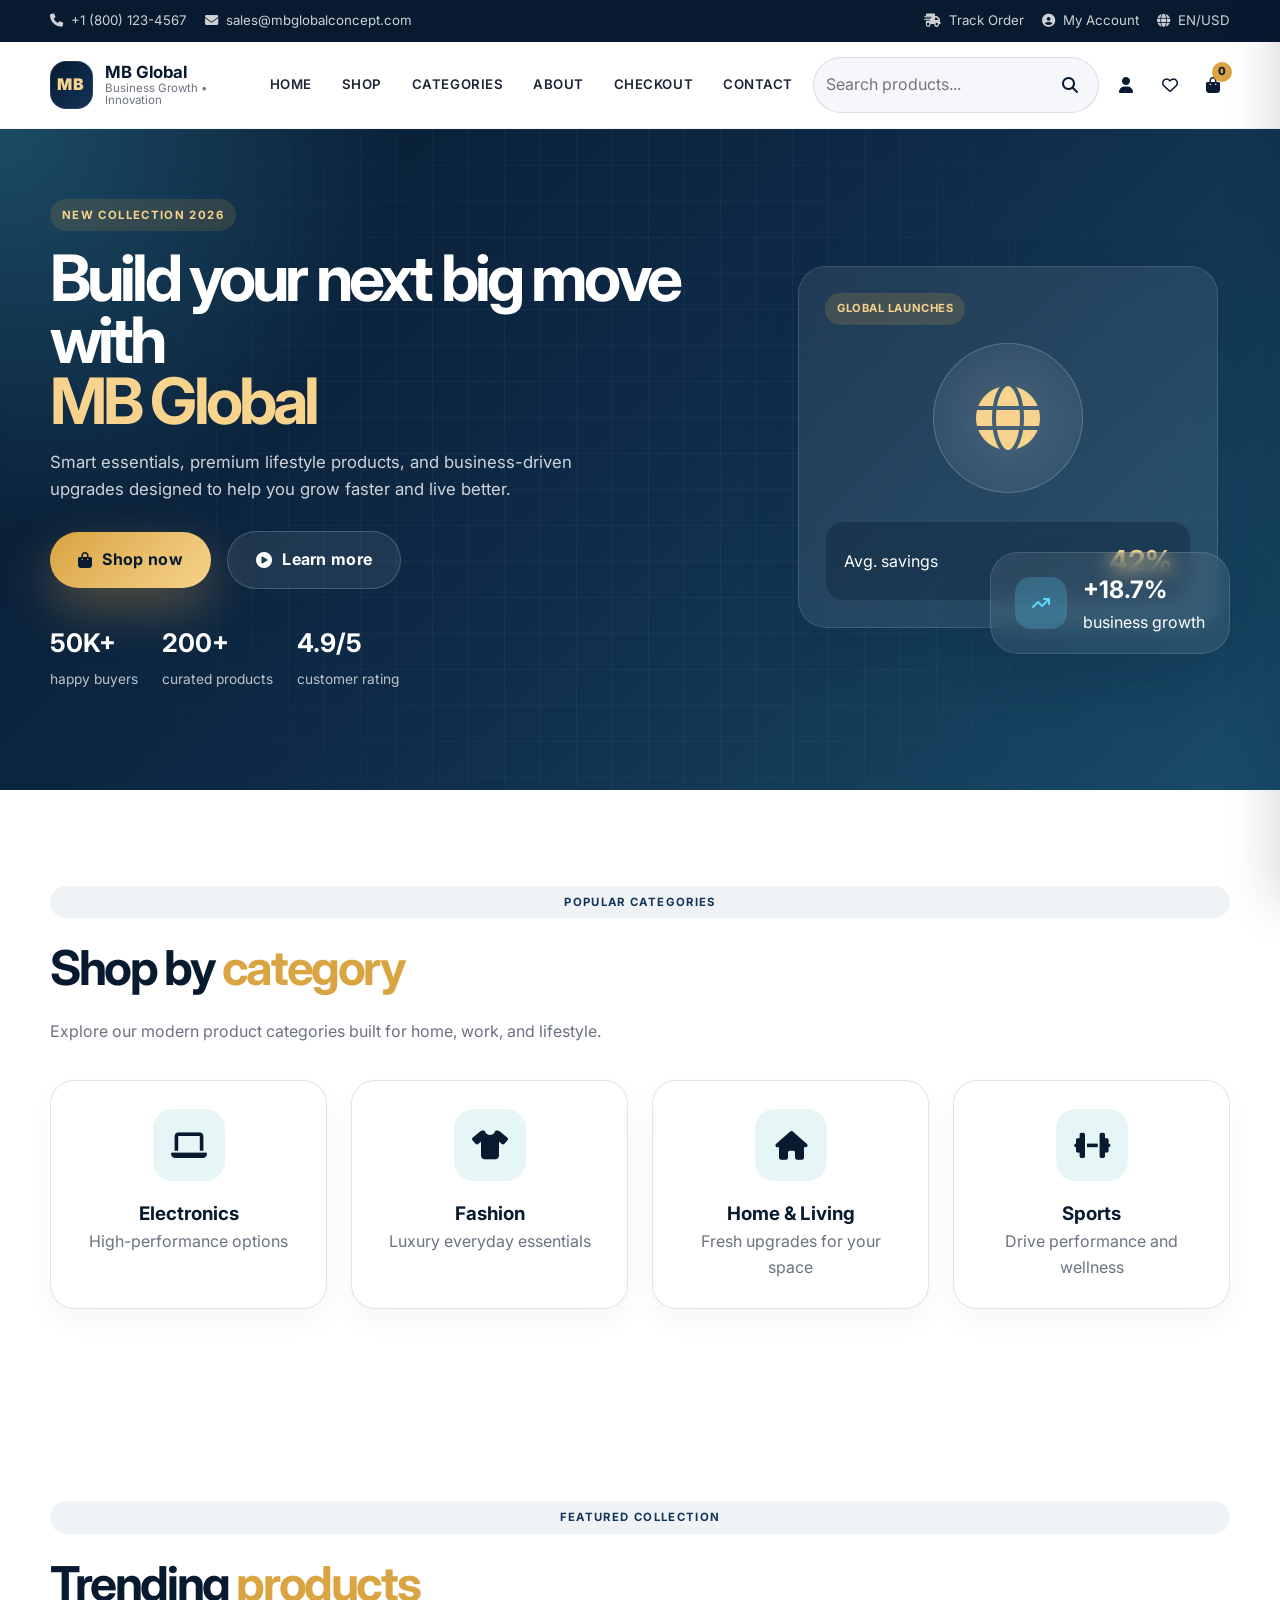
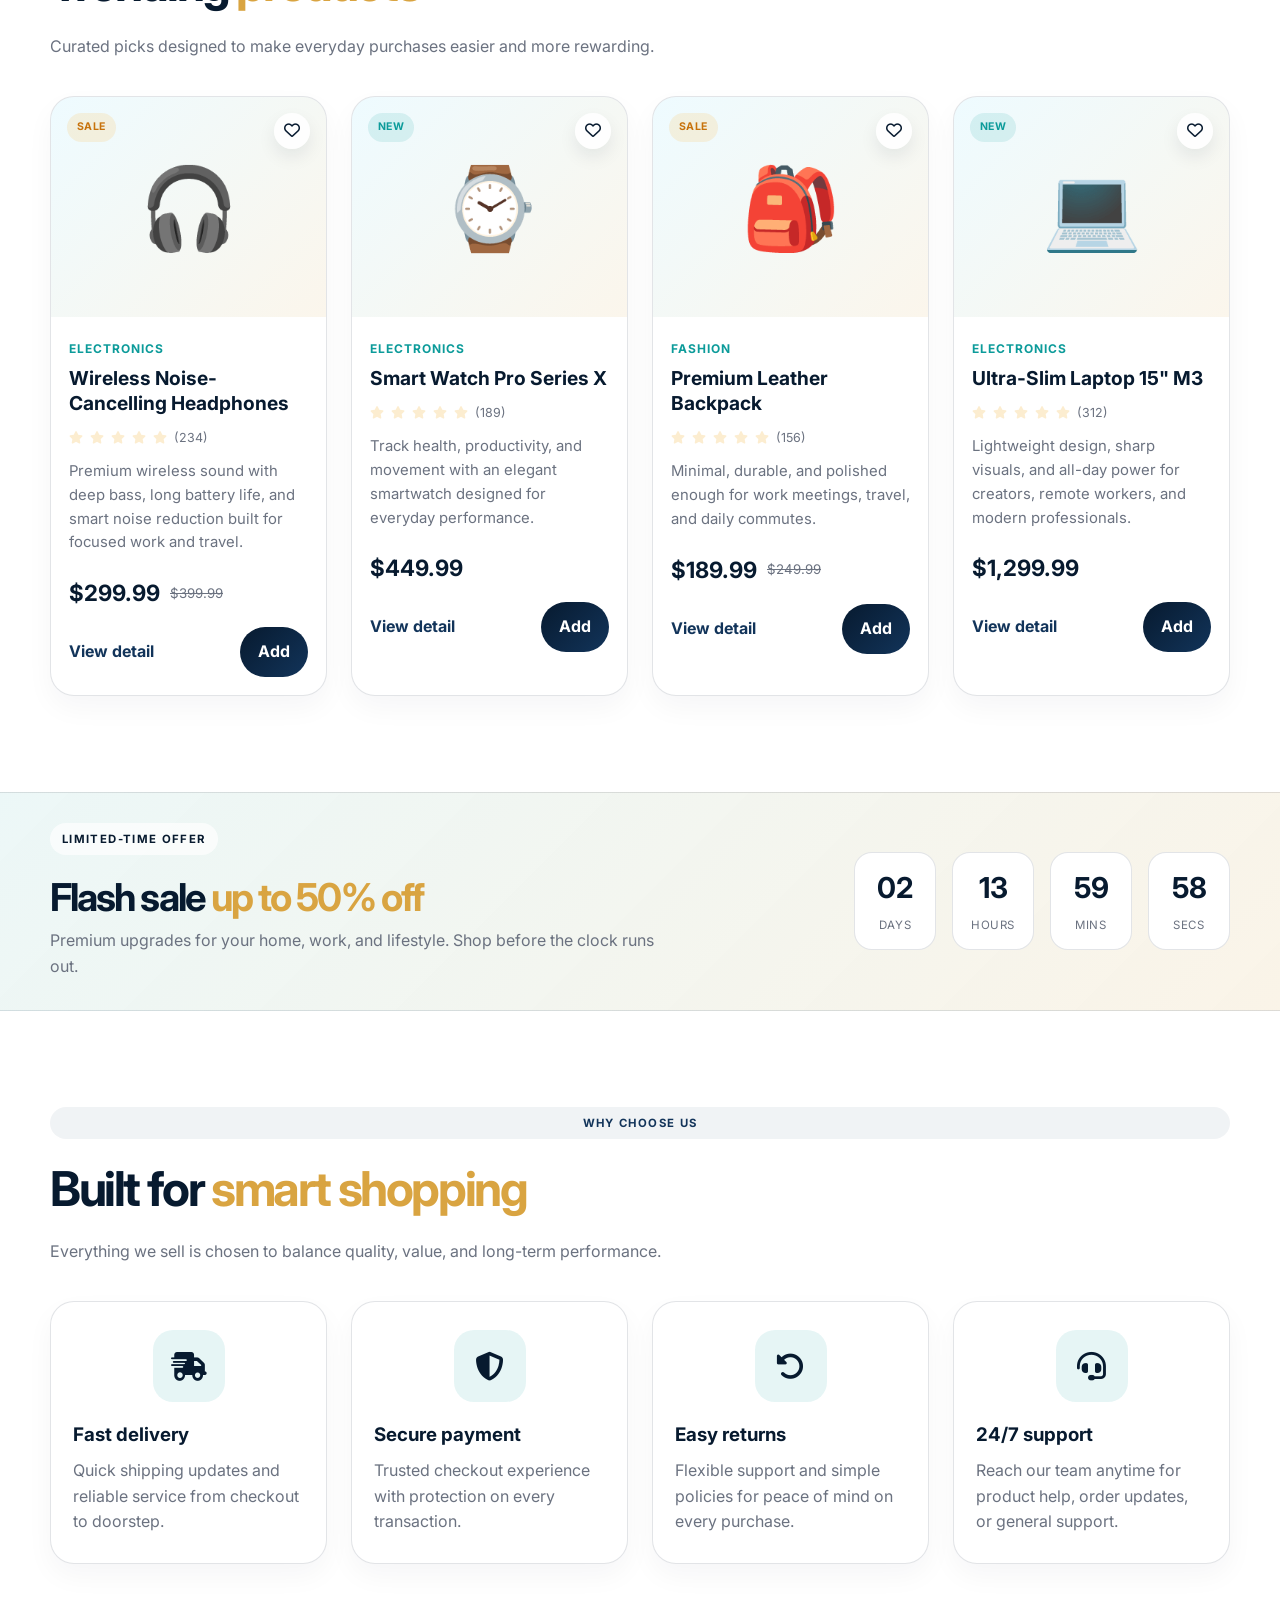
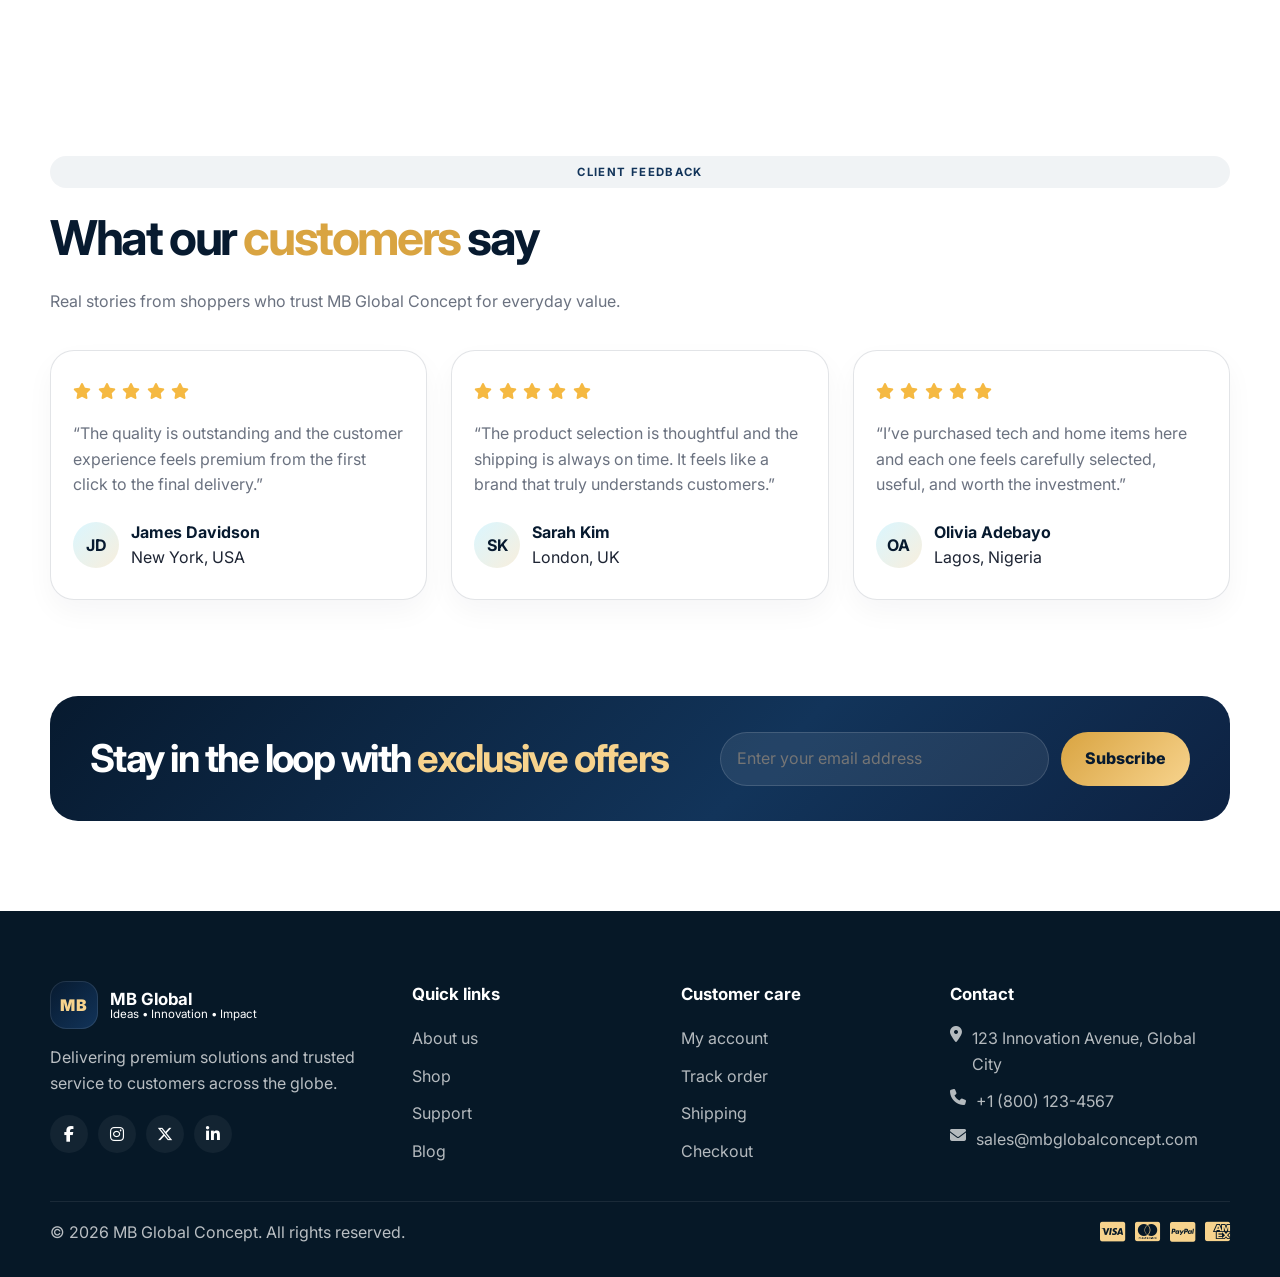
<file: index.html>
﻿<!DOCTYPE html>
<html lang="en">
  <head>
    <meta charset="UTF-8" />
    <meta name="viewport" content="width=device-width, initial-scale=1.0" />
    <title>MB Global Concept | Ideas | Innovation | Impact</title>
    <link rel="preconnect" href="https://fonts.googleapis.com" />
    <link rel="preconnect" href="https://fonts.gstatic.com" crossorigin />
    <link href="https://fonts.googleapis.com/css2?family=Inter:wght@400;500;600;700;800;900&display=swap" rel="stylesheet" />
    <link rel="stylesheet" href="https://cdnjs.cloudflare.com/ajax/libs/font-awesome/6.4.0/css/all.min.css" />
    <link rel="stylesheet" href="style.css" />
  </head>
  <body data-page="home">
    <div class="top-bar">
      <div class="container top-bar-inner">
        <div class="top-bar-group">
          <span><i class="fa-solid fa-phone"></i> +1 (800) 123-4567</span>
          <span><i class="fa-solid fa-envelope"></i> sales@mbglobalconcept.com</span>
        </div>
        <div class="top-bar-group">
          <a href="#"><i class="fa-solid fa-truck-fast"></i> Track Order</a>
          <a href="#"><i class="fa-solid fa-circle-user"></i> My Account</a>
          <a href="#"><i class="fa-solid fa-globe"></i> EN/USD</a>
        </div>
      </div>
    </div>

    <header class="header" id="header">
      <div class="container nav-wrap">
        <a href="index.html" class="brand" aria-label="MB Global Concept home page">
          <div class="brand-mark">MB</div>
          <div class="brand-copy">
            <strong>MB Global</strong>
            <span>Business Growth • Innovation</span>
          </div>
        </a>

        <nav class="nav-links" id="navLinks">
          <a href="index.html">Home</a>
          <a href="shop.html">Shop</a>
          <a href="#categories">Categories</a>
          <a href="#about">About</a>
          <a href="checkout.html">Checkout</a>
          <a href="#contact">Contact</a>
        </nav>

        <div class="nav-actions">
          <label class="search-bar" aria-label="Search products">
            <input type="text" placeholder="Search products..." />
            <button type="button"><i class="fa-solid fa-magnifying-glass"></i></button>
          </label>
          <button class="icon-btn" type="button" aria-label="Account"><i class="fa-solid fa-user"></i></button>
          <button class="icon-btn" type="button" aria-label="Wishlist"><i class="fa-regular fa-heart"></i></button>
          <button class="icon-btn cart-btn" id="cartBtn" type="button" aria-label="Shopping cart">
            <i class="fa-solid fa-bag-shopping"></i>
            <span class="cart-count" id="cartCount">0</span>
          </button>
        </div>

        <button class="hamburger" id="hamburger" type="button" aria-label="Open menu">
          <span></span>
          <span></span>
          <span></span>
        </button>
      </div>
    </header>

    <main>
      <section class="hero">
        <div class="hero-overlay"></div>
        <div class="container hero-grid">
          <div class="hero-copy">
            <div class="eyebrow">New collection 2026</div>
            <h1>Build your next big move with <span>MB Global</span></h1>
            <p>Smart essentials, premium lifestyle products, and business-driven upgrades designed to help you grow faster and live better.</p>
            <div class="hero-cta">
              <a href="shop.html" class="btn btn-primary"><i class="fa-solid fa-bag-shopping"></i> Shop now</a>
              <a href="#about" class="btn btn-secondary"><i class="fa-solid fa-circle-play"></i> Learn more</a>
            </div>

            <div class="hero-metrics">
              <article>
                <strong>50K+</strong>
                <span>happy buyers</span>
              </article>
              <article>
                <strong>200+</strong>
                <span>curated products</span>
              </article>
              <article>
                <strong>4.9/5</strong>
                <span>customer rating</span>
              </article>
            </div>
          </div>

          <div class="hero-visual">
            <div class="showcase-card main-card">
              <span class="mini-tag">Global launches</span>
              <div class="globe-icon"><i class="fa-solid fa-globe"></i></div>
              <div class="stat-panel">
                <span>Avg. savings</span>
                <strong>42%</strong>
              </div>
            </div>

            <div class="showcase-card floating-card">
              <i class="fa-solid fa-arrow-trend-up"></i>
              <div>
                <strong>+18.7%</strong>
                <span>business growth</span>
              </div>
            </div>
          </div>
        </div>
      </section>

      <section class="section categories" id="categories">
        <div class="container">
          <div class="section-head">
            <div class="kicker">Popular categories</div>
            <h2>Shop by <span>category</span></h2>
            <p>Explore our modern product categories built for home, work, and lifestyle.</p>
          </div>

          <div class="categories-grid">
            <article class="category-card">
              <div class="category-icon"><i class="fa-solid fa-laptop"></i></div>
              <h3>Electronics</h3>
              <p>High-performance options</p>
            </article>

            <article class="category-card">
              <div class="category-icon"><i class="fa-solid fa-shirt"></i></div>
              <h3>Fashion</h3>
              <p>Luxury everyday essentials</p>
            </article>

            <article class="category-card">
              <div class="category-icon"><i class="fa-solid fa-house"></i></div>
              <h3>Home & Living</h3>
              <p>Fresh upgrades for your space</p>
            </article>

            <article class="category-card">
              <div class="category-icon"><i class="fa-solid fa-dumbbell"></i></div>
              <h3>Sports</h3>
              <p>Drive performance and wellness</p>
            </article>
          </div>
        </div>
      </section>

      <section class="section" id="shop">
        <div class="container">
          <div class="section-head">
            <div class="kicker">Featured collection</div>
            <h2>Trending <span>products</span></h2>
            <p>Curated picks designed to make everyday purchases easier and more rewarding.</p>
          </div>

          <div class="products-grid" id="productsGrid"></div>
        </div>
      </section>

      <section class="promo-banner">
        <div class="container promo-content">
          <div>
            <div class="kicker light">Limited-time offer</div>
            <h2>Flash sale <span>up to 50% off</span></h2>
            <p>Premium upgrades for your home, work, and lifestyle. Shop before the clock runs out.</p>
          </div>

          <div class="promo-timer" aria-label="Flash sale countdown">
            <div class="timer-box"><strong id="days">02</strong><span>Days</span></div>
            <div class="timer-box"><strong id="hours">14</strong><span>Hours</span></div>
            <div class="timer-box"><strong id="minutes">36</strong><span>Mins</span></div>
            <div class="timer-box"><strong id="seconds">48</strong><span>Secs</span></div>
          </div>
        </div>
      </section>

      <section class="section features" id="about">
        <div class="container">
          <div class="section-head">
            <div class="kicker">Why choose us</div>
            <h2>Built for <span>smart shopping</span></h2>
            <p>Everything we sell is chosen to balance quality, value, and long-term performance.</p>
          </div>

          <div class="features-grid">
            <article class="feature-card">
              <div class="feature-icon"><i class="fa-solid fa-truck-fast"></i></div>
              <h3>Fast delivery</h3>
              <p>Quick shipping updates and reliable service from checkout to doorstep.</p>
            </article>

            <article class="feature-card">
              <div class="feature-icon"><i class="fa-solid fa-shield-halved"></i></div>
              <h3>Secure payment</h3>
              <p>Trusted checkout experience with protection on every transaction.</p>
            </article>

            <article class="feature-card">
              <div class="feature-icon"><i class="fa-solid fa-rotate-left"></i></div>
              <h3>Easy returns</h3>
              <p>Flexible support and simple policies for peace of mind on every purchase.</p>
            </article>

            <article class="feature-card">
              <div class="feature-icon"><i class="fa-solid fa-headset"></i></div>
              <h3>24/7 support</h3>
              <p>Reach our team anytime for product help, order updates, or general support.</p>
            </article>
          </div>
        </div>
      </section>

      <section class="section testimonials">
        <div class="container">
          <div class="section-head">
            <div class="kicker">Client feedback</div>
            <h2>What our <span>customers</span> say</h2>
            <p>Real stories from shoppers who trust MB Global Concept for everyday value.</p>
          </div>

          <div class="testimonials-grid">
            <article class="testimonial-card">
              <div class="stars">
                <i class="fa-solid fa-star"></i>
                <i class="fa-solid fa-star"></i>
                <i class="fa-solid fa-star"></i>
                <i class="fa-solid fa-star"></i>
                <i class="fa-solid fa-star"></i>
              </div>
              <p>“The quality is outstanding and the customer experience feels premium from the first click to the final delivery.”</p>
              <div class="testimonial-author">
                <div class="avatar">JD</div>
                <div>
                  <h4>James Davidson</h4>
                  <span>New York, USA</span>
                </div>
              </div>
            </article>

            <article class="testimonial-card">
              <div class="stars">
                <i class="fa-solid fa-star"></i>
                <i class="fa-solid fa-star"></i>
                <i class="fa-solid fa-star"></i>
                <i class="fa-solid fa-star"></i>
                <i class="fa-solid fa-star"></i>
              </div>
              <p>“The product selection is thoughtful and the shipping is always on time. It feels like a brand that truly understands customers.”</p>
              <div class="testimonial-author">
                <div class="avatar">SK</div>
                <div>
                  <h4>Sarah Kim</h4>
                  <span>London, UK</span>
                </div>
              </div>
            </article>

            <article class="testimonial-card">
              <div class="stars">
                <i class="fa-solid fa-star"></i>
                <i class="fa-solid fa-star"></i>
                <i class="fa-solid fa-star"></i>
                <i class="fa-solid fa-star"></i>
                <i class="fa-solid fa-star"></i>
              </div>
              <p>“I’ve purchased tech and home items here and each one feels carefully selected, useful, and worth the investment.”</p>
              <div class="testimonial-author">
                <div class="avatar">OA</div>
                <div>
                  <h4>Olivia Adebayo</h4>
                  <span>Lagos, Nigeria</span>
                </div>
              </div>
            </article>
          </div>
        </div>
      </section>

      <section class="newsletter">
        <div class="container news-wrap">
          <h2>Stay in the loop with <span>exclusive offers</span></h2>
          <form class="newsletter-form" id="newsletterForm">
            <input type="email" placeholder="Enter your email address" aria-label="Your email" required />
            <button type="submit">Subscribe</button>
          </form>
        </div>
      </section>
    </main>

    <footer class="footer" id="contact">
      <div class="container footer-grid">
        <div class="footer-brand">
          <a href="index.html" class="brand footer-logo">
            <div class="brand-mark">MB</div>
            <div class="brand-copy">
              <strong>MB Global</strong>
              <span>Ideas • Innovation • Impact</span>
            </div>
          </a>
          <p>Delivering premium solutions and trusted service to customers across the globe.</p>
          <div class="social-links">
            <a href="#" aria-label="Facebook"><i class="fa-brands fa-facebook-f"></i></a>
            <a href="#" aria-label="Instagram"><i class="fa-brands fa-instagram"></i></a>
            <a href="#" aria-label="X"><i class="fa-brands fa-x-twitter"></i></a>
            <a href="#" aria-label="LinkedIn"><i class="fa-brands fa-linkedin-in"></i></a>
          </div>
        </div>

        <div>
          <h3>Quick links</h3>
          <ul class="footer-links">
            <li><a href="#about">About us</a></li>
            <li><a href="shop.html">Shop</a></li>
            <li><a href="#">Support</a></li>
            <li><a href="#">Blog</a></li>
          </ul>
        </div>

        <div>
          <h3>Customer care</h3>
          <ul class="footer-links">
            <li><a href="#">My account</a></li>
            <li><a href="#">Track order</a></li>
            <li><a href="#">Shipping</a></li>
            <li><a href="checkout.html">Checkout</a></li>
          </ul>
        </div>

        <div>
          <h3>Contact</h3>
          <ul class="footer-links contact-list">
            <li><i class="fa-solid fa-location-dot"></i> 123 Innovation Avenue, Global City</li>
            <li><i class="fa-solid fa-phone"></i> +1 (800) 123-4567</li>
            <li><i class="fa-solid fa-envelope"></i> sales@mbglobalconcept.com</li>
          </ul>
        </div>
      </div>

      <div class="container footer-bottom">
        <p>© 2026 MB Global Concept. All rights reserved.</p>
        <div class="payment-icons">
          <i class="fa-brands fa-cc-visa"></i>
          <i class="fa-brands fa-cc-mastercard"></i>
          <i class="fa-brands fa-cc-paypal"></i>
          <i class="fa-brands fa-cc-amex"></i>
        </div>
      </div>
    </footer>

    <div class="cart-overlay" id="cartOverlay"></div>
    <aside class="cart-sidebar" id="cartSidebar">
      <div class="cart-header">
        <h3><i class="fa-solid fa-bag-shopping"></i> Your cart <span id="cartItemCount">0</span></h3>
        <button type="button" class="cart-close" id="cartClose" aria-label="Close cart">&times;</button>
      </div>
      <div class="cart-items" id="cartItems"></div>
      <div class="cart-footer">
        <div class="cart-total-row">
          <span>Total</span>
          <strong id="cartTotal">$0.00</strong>
        </div>
        <a href="checkout.html" class="checkout-btn">Proceed to checkout</a>
      </div>
    </aside>

    <div class="toast" id="toast" role="status" aria-live="polite">
      <i class="fa-solid fa-circle-check"></i>
      <span id="toastMessage">Added to cart</span>
    </div>

    <button class="scroll-top" id="scrollTop" type="button" aria-label="Scroll to top">
      <i class="fa-solid fa-arrow-up"></i>
    </button>

    <script src="script.js"></script>
  </body>
</html>
</file>
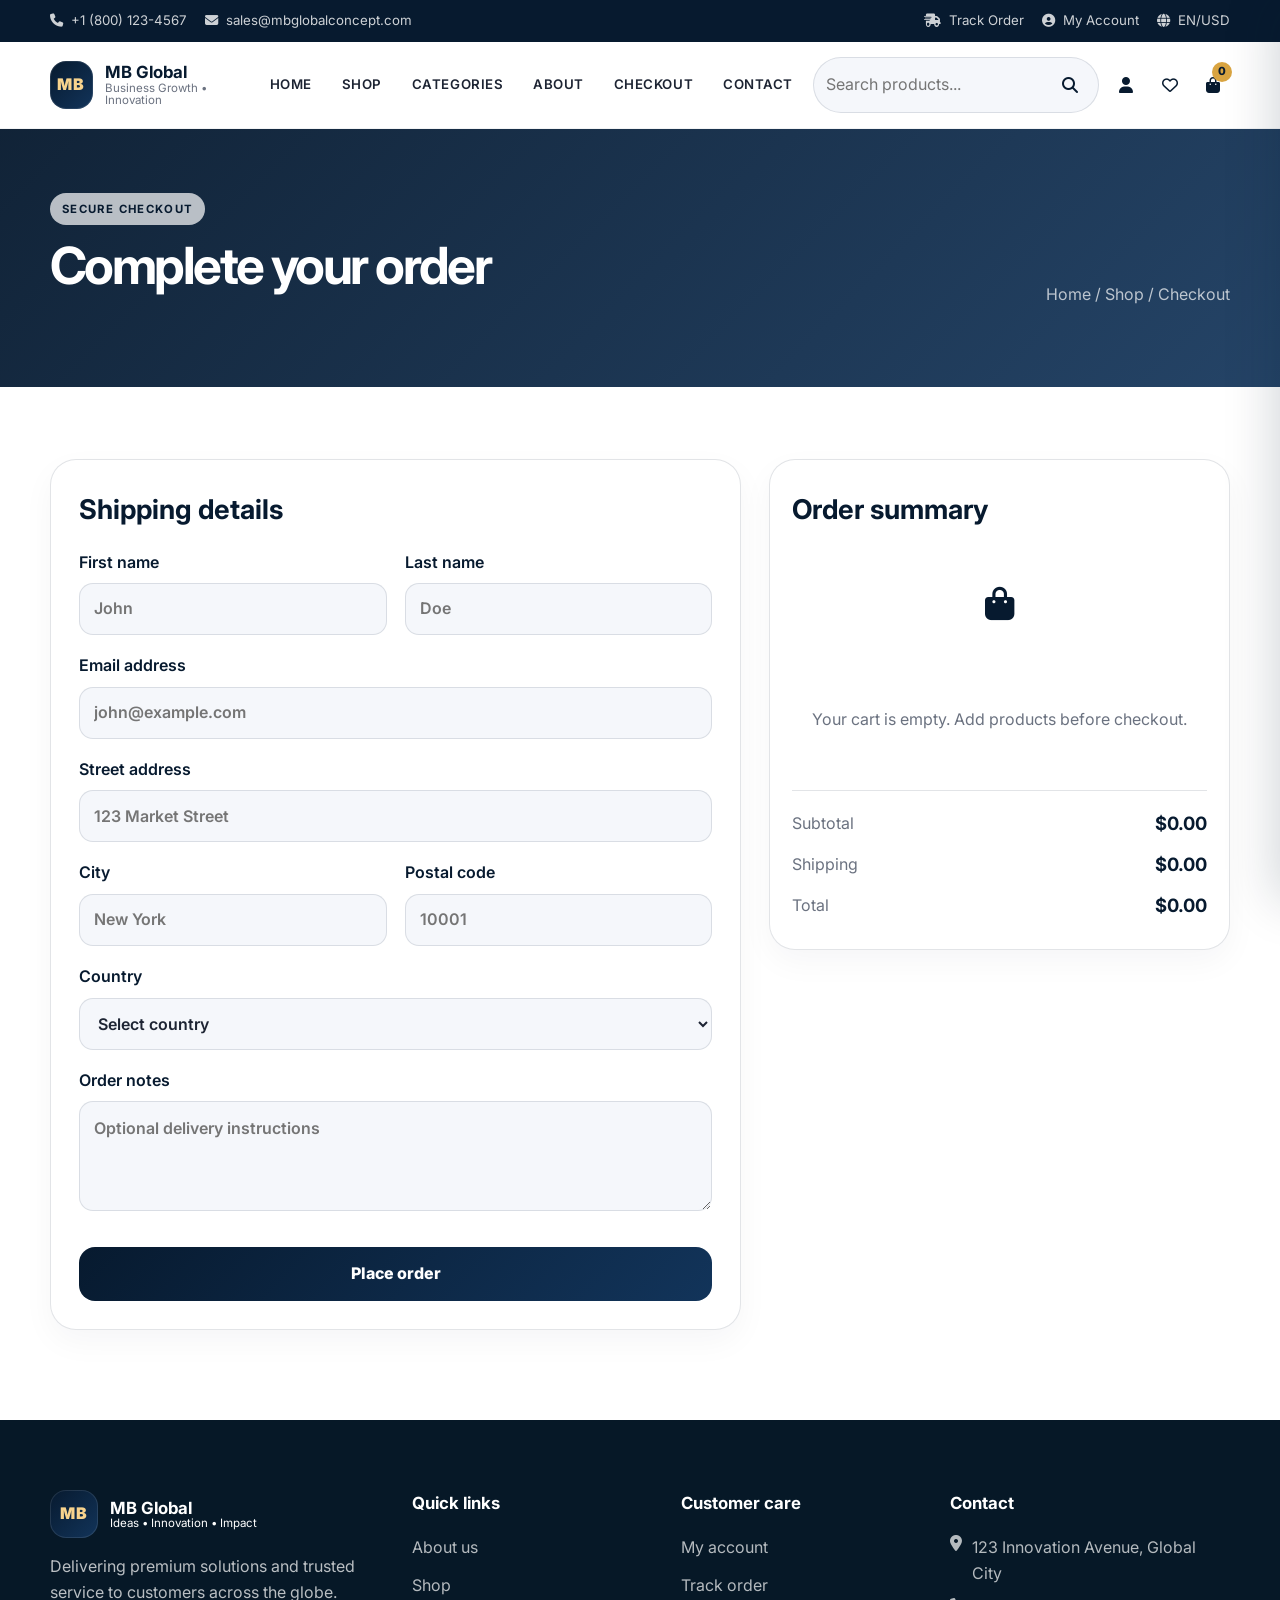
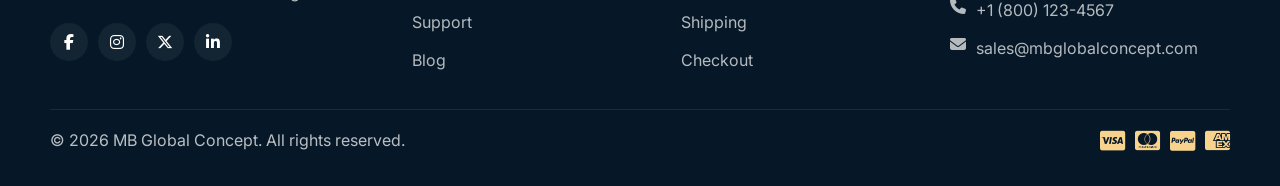
<file: checkout.html>
﻿<!DOCTYPE html>
<html lang="en">
  <head>
    <meta charset="UTF-8" />
    <meta name="viewport" content="width=device-width, initial-scale=1.0" />
    <title>Checkout | MB Global Concept</title>
    <link rel="preconnect" href="https://fonts.googleapis.com" />
    <link rel="preconnect" href="https://fonts.gstatic.com" crossorigin />
    <link href="https://fonts.googleapis.com/css2?family=Inter:wght@400;500;600;700;800;900&display=swap" rel="stylesheet" />
    <link rel="stylesheet" href="https://cdnjs.cloudflare.com/ajax/libs/font-awesome/6.4.0/css/all.min.css" />
    <link rel="stylesheet" href="style.css" />
  </head>
  <body>
    <div class="top-bar">
      <div class="container top-bar-inner">
        <div class="top-bar-group">
          <span><i class="fa-solid fa-phone"></i> +1 (800) 123-4567</span>
          <span><i class="fa-solid fa-envelope"></i> sales@mbglobalconcept.com</span>
        </div>
        <div class="top-bar-group">
          <a href="#"><i class="fa-solid fa-truck-fast"></i> Track Order</a>
          <a href="#"><i class="fa-solid fa-circle-user"></i> My Account</a>
          <a href="#"><i class="fa-solid fa-globe"></i> EN/USD</a>
        </div>
      </div>
    </div>

    <header class="header" id="header">
      <div class="container nav-wrap">
        <a href="index.html" class="brand" aria-label="MB Global Concept home page">
          <div class="brand-mark">MB</div>
          <div class="brand-copy">
            <strong>MB Global</strong>
            <span>Business Growth • Innovation</span>
          </div>
        </a>

        <nav class="nav-links" id="navLinks">
          <a href="index.html">Home</a>
          <a href="shop.html">Shop</a>
          <a href="index.html#categories">Categories</a>
          <a href="index.html#about">About</a>
          <a href="checkout.html">Checkout</a>
          <a href="index.html#contact">Contact</a>
        </nav>

        <div class="nav-actions">
          <label class="search-bar" aria-label="Search products">
            <input type="text" placeholder="Search products..." />
            <button type="button"><i class="fa-solid fa-magnifying-glass"></i></button>
          </label>
          <button class="icon-btn" type="button" aria-label="Account"><i class="fa-solid fa-user"></i></button>
          <button class="icon-btn" type="button" aria-label="Wishlist"><i class="fa-regular fa-heart"></i></button>
          <button class="icon-btn cart-btn" id="cartBtn" type="button" aria-label="Shopping cart">
            <i class="fa-solid fa-bag-shopping"></i>
            <span class="cart-count" id="cartCount">0</span>
          </button>
        </div>

        <button class="hamburger" id="hamburger" type="button" aria-label="Open menu">
          <span></span><span></span><span></span>
        </button>
      </div>
    </header>

    <section class="page-banner">
      <div class="container page-banner-inner">
        <div>
          <div class="kicker light">Secure checkout</div>
          <h1>Complete your order</h1>
        </div>
        <div class="breadcrumb">Home / Shop / Checkout</div>
      </div>
    </section>

    <main class="checkout-shell">
      <div class="container checkout-grid">
        <div class="checkout-panel">
          <h2>Shipping details</h2>
          <form class="checkout-form" id="checkoutForm">
            <div class="form-row">
              <label>
                First name
                <input type="text" name="firstName" placeholder="John" required />
              </label>
              <label>
                Last name
                <input type="text" name="lastName" placeholder="Doe" required />
              </label>
            </div>

            <label>
              Email address
              <input type="email" name="email" placeholder="john@example.com" required />
            </label>

            <label>
              Street address
              <input type="text" name="address" placeholder="123 Market Street" required />
            </label>

            <div class="form-row">
              <label>
                City
                <input type="text" name="city" placeholder="New York" required />
              </label>
              <label>
                Postal code
                <input type="text" name="postal" placeholder="10001" required />
              </label>
            </div>

            <label>
              Country
              <select name="country" required>
                <option value="">Select country</option>
                <option>United States</option>
                <option>United Kingdom</option>
                <option>Canada</option>
                <option>Nigeria</option>
                <option>Germany</option>
              </select>
            </label>

            <label>
              Order notes
              <textarea name="notes" placeholder="Optional delivery instructions"></textarea>
            </label>

            <button type="submit" class="checkout-submit">Place order</button>
            <div class="checkout-success" id="checkoutSuccess"></div>
          </form>
        </div>

        <aside class="summary-panel">
          <h2>Order summary</h2>
          <div class="summary-list" id="checkoutItems"></div>

          <div class="summary-totals">
            <div class="summary-total-row">
              <span>Subtotal</span>
              <strong id="checkoutSubtotal">$0.00</strong>
            </div>
            <div class="summary-total-row">
              <span>Shipping</span>
              <strong id="checkoutShipping">$0.00</strong>
            </div>
            <div class="summary-total-row">
              <span>Total</span>
              <strong id="checkoutTotal">$0.00</strong>
            </div>
          </div>
        </aside>
      </div>
    </main>

    <footer class="footer" id="contact">
      <div class="container footer-grid">
        <div class="footer-brand">
          <a href="index.html" class="brand footer-logo">
            <div class="brand-mark">MB</div>
            <div class="brand-copy">
              <strong>MB Global</strong>
              <span>Ideas • Innovation • Impact</span>
            </div>
          </a>
          <p>Delivering premium solutions and trusted service to customers across the globe.</p>
          <div class="social-links">
            <a href="#" aria-label="Facebook"><i class="fa-brands fa-facebook-f"></i></a>
            <a href="#" aria-label="Instagram"><i class="fa-brands fa-instagram"></i></a>
            <a href="#" aria-label="X"><i class="fa-brands fa-x-twitter"></i></a>
            <a href="#" aria-label="LinkedIn"><i class="fa-brands fa-linkedin-in"></i></a>
          </div>
        </div>
        <div>
          <h3>Quick links</h3>
          <ul class="footer-links">
            <li><a href="index.html#about">About us</a></li>
            <li><a href="shop.html">Shop</a></li>
            <li><a href="#">Support</a></li>
            <li><a href="#">Blog</a></li>
          </ul>
        </div>
        <div>
          <h3>Customer care</h3>
          <ul class="footer-links">
            <li><a href="#">My account</a></li>
            <li><a href="#">Track order</a></li>
            <li><a href="#">Shipping</a></li>
            <li><a href="checkout.html">Checkout</a></li>
          </ul>
        </div>
        <div>
          <h3>Contact</h3>
          <ul class="footer-links contact-list">
            <li><i class="fa-solid fa-location-dot"></i> 123 Innovation Avenue, Global City</li>
            <li><i class="fa-solid fa-phone"></i> +1 (800) 123-4567</li>
            <li><i class="fa-solid fa-envelope"></i> sales@mbglobalconcept.com</li>
          </ul>
        </div>
      </div>
      <div class="container footer-bottom">
        <p>© 2026 MB Global Concept. All rights reserved.</p>
        <div class="payment-icons">
          <i class="fa-brands fa-cc-visa"></i>
          <i class="fa-brands fa-cc-mastercard"></i>
          <i class="fa-brands fa-cc-paypal"></i>
          <i class="fa-brands fa-cc-amex"></i>
        </div>
      </div>
    </footer>

    <div class="cart-overlay" id="cartOverlay"></div>
    <aside class="cart-sidebar" id="cartSidebar">
      <div class="cart-header">
        <h3><i class="fa-solid fa-bag-shopping"></i> Your cart <span id="cartItemCount">0</span></h3>
        <button type="button" class="cart-close" id="cartClose" aria-label="Close cart">&times;</button>
      </div>
      <div class="cart-items" id="cartItems"></div>
      <div class="cart-footer">
        <div class="cart-total-row">
          <span>Total</span>
          <strong id="cartTotal">$0.00</strong>
        </div>
        <a href="checkout.html" class="checkout-btn">Proceed to checkout</a>
      </div>
    </aside>

    <div class="toast" id="toast" role="status" aria-live="polite">
      <i class="fa-solid fa-circle-check"></i>
      <span id="toastMessage">Added to cart</span>
    </div>

    <button class="scroll-top" id="scrollTop" type="button" aria-label="Scroll to top">
      <i class="fa-solid fa-arrow-up"></i>
    </button>

    <script src="script.js"></script>
  </body>
</html>
</file>
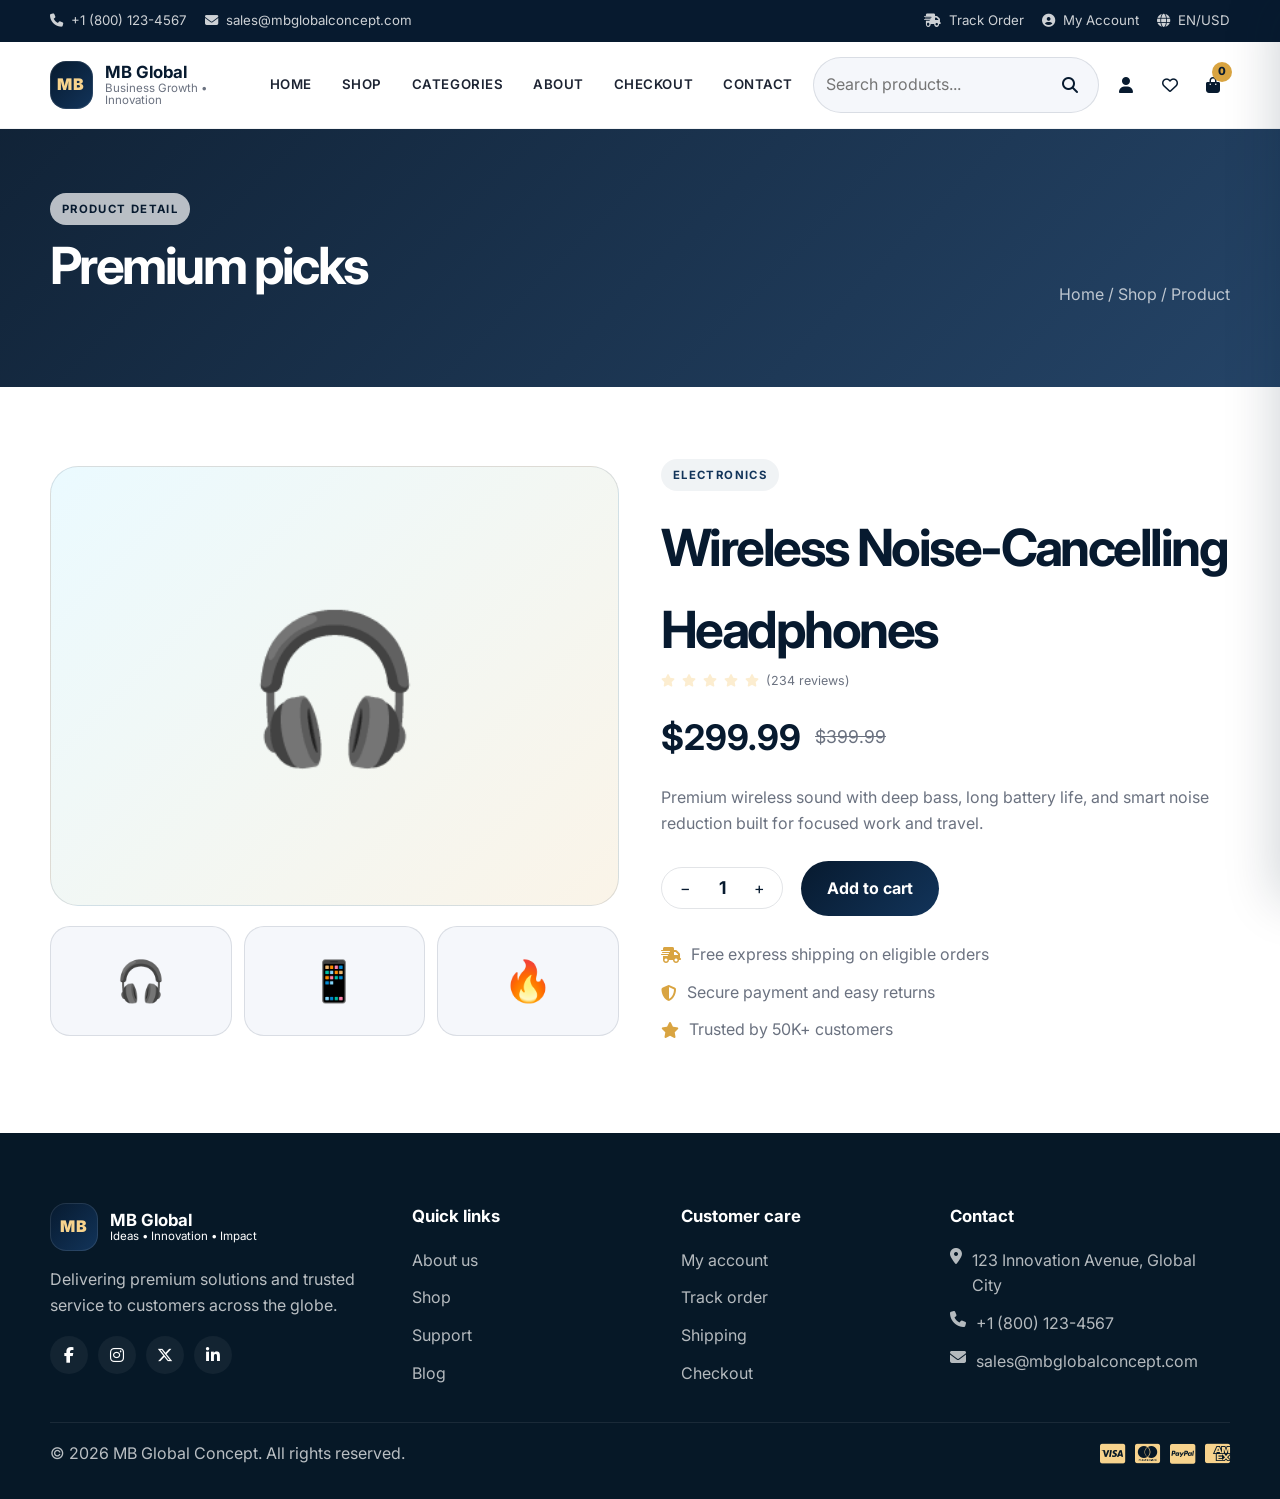
<file: product.html>
﻿<!DOCTYPE html>
<html lang="en">
  <head>
    <meta charset="UTF-8" />
    <meta name="viewport" content="width=device-width, initial-scale=1.0" />
    <title>Product Detail | MB Global Concept</title>
    <link rel="preconnect" href="https://fonts.googleapis.com" />
    <link rel="preconnect" href="https://fonts.gstatic.com" crossorigin />
    <link href="https://fonts.googleapis.com/css2?family=Inter:wght@400;500;600;700;800;900&display=swap" rel="stylesheet" />
    <link rel="stylesheet" href="https://cdnjs.cloudflare.com/ajax/libs/font-awesome/6.4.0/css/all.min.css" />
    <link rel="stylesheet" href="style.css" />
  </head>
  <body>
    <div class="top-bar">
      <div class="container top-bar-inner">
        <div class="top-bar-group">
          <span><i class="fa-solid fa-phone"></i> +1 (800) 123-4567</span>
          <span><i class="fa-solid fa-envelope"></i> sales@mbglobalconcept.com</span>
        </div>
        <div class="top-bar-group">
          <a href="#"><i class="fa-solid fa-truck-fast"></i> Track Order</a>
          <a href="#"><i class="fa-solid fa-circle-user"></i> My Account</a>
          <a href="#"><i class="fa-solid fa-globe"></i> EN/USD</a>
        </div>
      </div>
    </div>

    <header class="header" id="header">
      <div class="container nav-wrap">
        <a href="index.html" class="brand" aria-label="MB Global Concept home page">
          <div class="brand-mark">MB</div>
          <div class="brand-copy">
            <strong>MB Global</strong>
            <span>Business Growth • Innovation</span>
          </div>
        </a>

        <nav class="nav-links" id="navLinks">
          <a href="index.html">Home</a>
          <a href="shop.html">Shop</a>
          <a href="index.html#categories">Categories</a>
          <a href="index.html#about">About</a>
          <a href="checkout.html">Checkout</a>
          <a href="index.html#contact">Contact</a>
        </nav>

        <div class="nav-actions">
          <label class="search-bar" aria-label="Search products">
            <input type="text" placeholder="Search products..." />
            <button type="button"><i class="fa-solid fa-magnifying-glass"></i></button>
          </label>
          <button class="icon-btn" type="button" aria-label="Account"><i class="fa-solid fa-user"></i></button>
          <button class="icon-btn" type="button" aria-label="Wishlist"><i class="fa-regular fa-heart"></i></button>
          <button class="icon-btn cart-btn" id="cartBtn" type="button" aria-label="Shopping cart">
            <i class="fa-solid fa-bag-shopping"></i>
            <span class="cart-count" id="cartCount">0</span>
          </button>
        </div>

        <button class="hamburger" id="hamburger" type="button" aria-label="Open menu">
          <span></span><span></span><span></span>
        </button>
      </div>
    </header>

    <section class="page-banner">
      <div class="container page-banner-inner">
        <div>
          <div class="kicker light">Product detail</div>
          <h1>Premium picks</h1>
        </div>
        <div class="breadcrumb">Home / Shop / Product</div>
      </div>
    </section>

    <main class="product-shell">
      <div class="container">
        <div id="productDetail"></div>
      </div>
    </main>

    <footer class="footer" id="contact">
      <div class="container footer-grid">
        <div class="footer-brand">
          <a href="index.html" class="brand footer-logo">
            <div class="brand-mark">MB</div>
            <div class="brand-copy">
              <strong>MB Global</strong>
              <span>Ideas • Innovation • Impact</span>
            </div>
          </a>
          <p>Delivering premium solutions and trusted service to customers across the globe.</p>
          <div class="social-links">
            <a href="#" aria-label="Facebook"><i class="fa-brands fa-facebook-f"></i></a>
            <a href="#" aria-label="Instagram"><i class="fa-brands fa-instagram"></i></a>
            <a href="#" aria-label="X"><i class="fa-brands fa-x-twitter"></i></a>
            <a href="#" aria-label="LinkedIn"><i class="fa-brands fa-linkedin-in"></i></a>
          </div>
        </div>
        <div>
          <h3>Quick links</h3>
          <ul class="footer-links">
            <li><a href="index.html#about">About us</a></li>
            <li><a href="shop.html">Shop</a></li>
            <li><a href="#">Support</a></li>
            <li><a href="#">Blog</a></li>
          </ul>
        </div>
        <div>
          <h3>Customer care</h3>
          <ul class="footer-links">
            <li><a href="#">My account</a></li>
            <li><a href="#">Track order</a></li>
            <li><a href="#">Shipping</a></li>
            <li><a href="checkout.html">Checkout</a></li>
          </ul>
        </div>
        <div>
          <h3>Contact</h3>
          <ul class="footer-links contact-list">
            <li><i class="fa-solid fa-location-dot"></i> 123 Innovation Avenue, Global City</li>
            <li><i class="fa-solid fa-phone"></i> +1 (800) 123-4567</li>
            <li><i class="fa-solid fa-envelope"></i> sales@mbglobalconcept.com</li>
          </ul>
        </div>
      </div>
      <div class="container footer-bottom">
        <p>© 2026 MB Global Concept. All rights reserved.</p>
        <div class="payment-icons">
          <i class="fa-brands fa-cc-visa"></i>
          <i class="fa-brands fa-cc-mastercard"></i>
          <i class="fa-brands fa-cc-paypal"></i>
          <i class="fa-brands fa-cc-amex"></i>
        </div>
      </div>
    </footer>

    <div class="cart-overlay" id="cartOverlay"></div>
    <aside class="cart-sidebar" id="cartSidebar">
      <div class="cart-header">
        <h3><i class="fa-solid fa-bag-shopping"></i> Your cart <span id="cartItemCount">0</span></h3>
        <button type="button" class="cart-close" id="cartClose" aria-label="Close cart">&times;</button>
      </div>
      <div class="cart-items" id="cartItems"></div>
      <div class="cart-footer">
        <div class="cart-total-row">
          <span>Total</span>
          <strong id="cartTotal">$0.00</strong>
        </div>
        <a href="checkout.html" class="checkout-btn">Proceed to checkout</a>
      </div>
    </aside>

    <div class="toast" id="toast" role="status" aria-live="polite">
      <i class="fa-solid fa-circle-check"></i>
      <span id="toastMessage">Added to cart</span>
    </div>

    <button class="scroll-top" id="scrollTop" type="button" aria-label="Scroll to top">
      <i class="fa-solid fa-arrow-up"></i>
    </button>

    <script src="script.js"></script>
  </body>
</html>
</file>
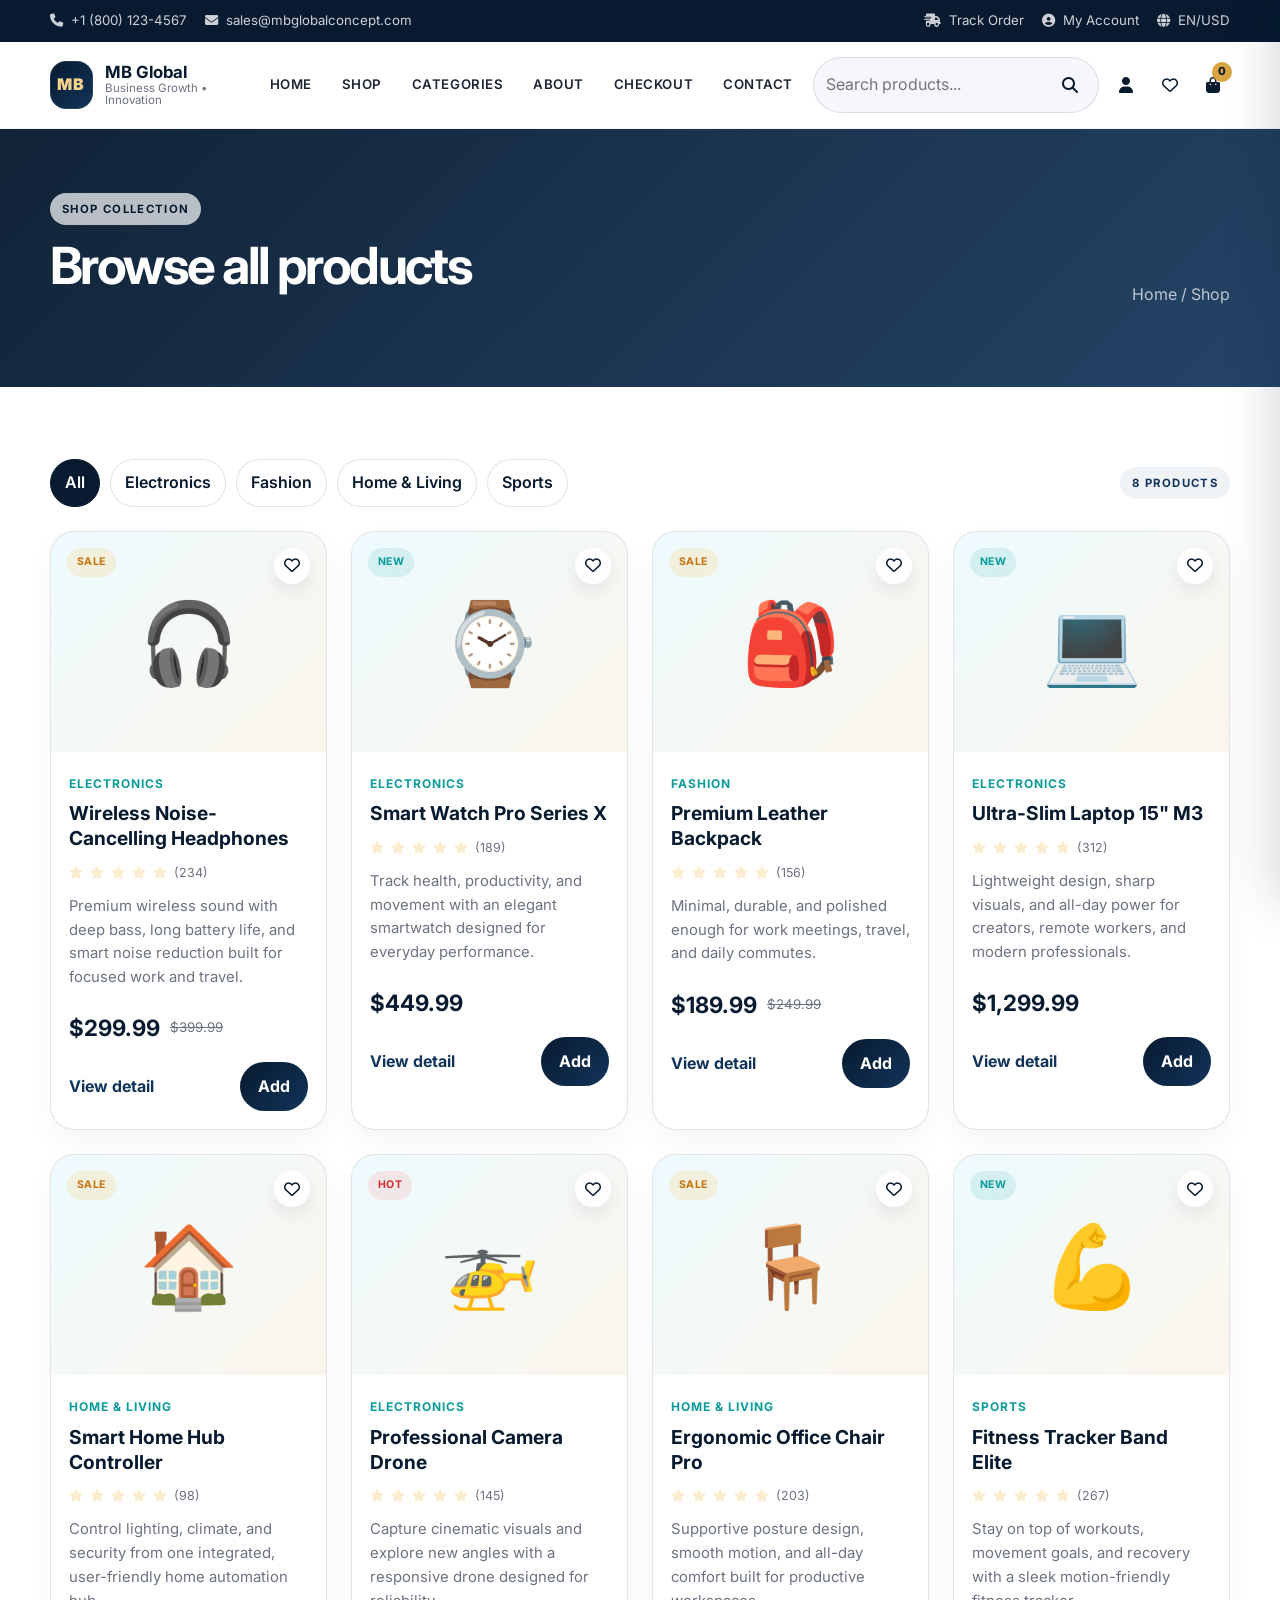
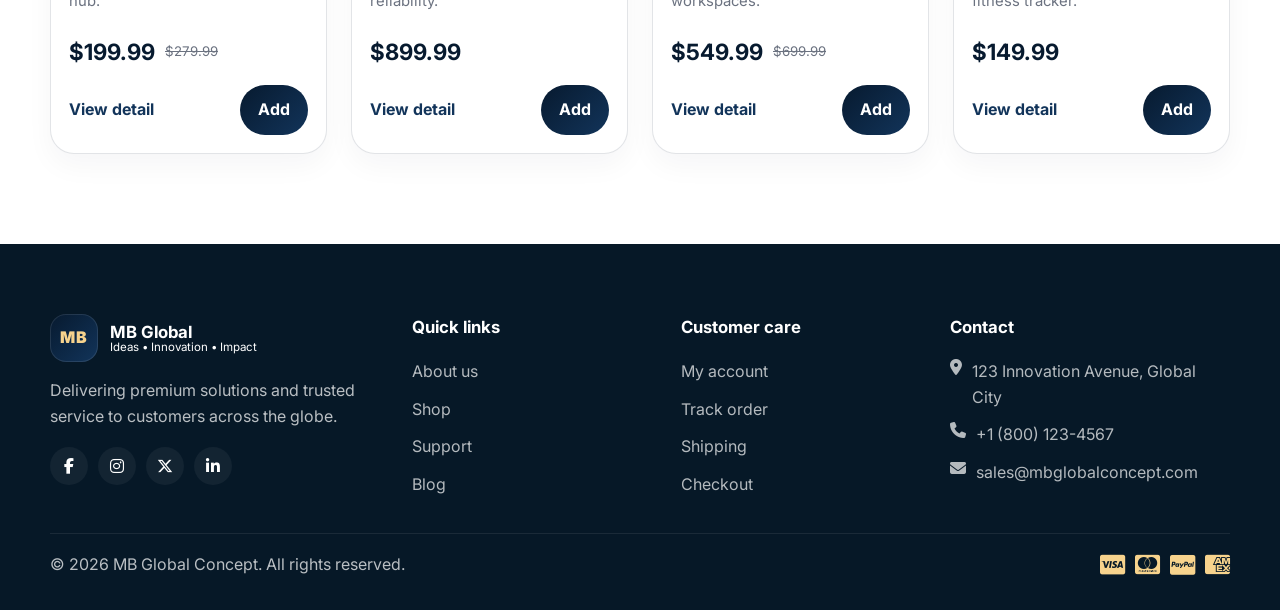
<file: shop.html>
﻿<!DOCTYPE html>
<html lang="en">
  <head>
    <meta charset="UTF-8" />
    <meta name="viewport" content="width=device-width, initial-scale=1.0" />
    <title>Shop | MB Global Concept</title>
    <link rel="preconnect" href="https://fonts.googleapis.com" />
    <link rel="preconnect" href="https://fonts.gstatic.com" crossorigin />
    <link href="https://fonts.googleapis.com/css2?family=Inter:wght@400;500;600;700;800;900&display=swap" rel="stylesheet" />
    <link rel="stylesheet" href="https://cdnjs.cloudflare.com/ajax/libs/font-awesome/6.4.0/css/all.min.css" />
    <link rel="stylesheet" href="style.css" />
  </head>
  <body>
    <div class="top-bar">
      <div class="container top-bar-inner">
        <div class="top-bar-group">
          <span><i class="fa-solid fa-phone"></i> +1 (800) 123-4567</span>
          <span><i class="fa-solid fa-envelope"></i> sales@mbglobalconcept.com</span>
        </div>
        <div class="top-bar-group">
          <a href="#"><i class="fa-solid fa-truck-fast"></i> Track Order</a>
          <a href="#"><i class="fa-solid fa-circle-user"></i> My Account</a>
          <a href="#"><i class="fa-solid fa-globe"></i> EN/USD</a>
        </div>
      </div>
    </div>

    <header class="header" id="header">
      <div class="container nav-wrap">
        <a href="index.html" class="brand" aria-label="MB Global Concept home page">
          <div class="brand-mark">MB</div>
          <div class="brand-copy">
            <strong>MB Global</strong>
            <span>Business Growth • Innovation</span>
          </div>
        </a>

        <nav class="nav-links" id="navLinks">
          <a href="index.html">Home</a>
          <a href="shop.html">Shop</a>
          <a href="index.html#categories">Categories</a>
          <a href="index.html#about">About</a>
          <a href="checkout.html">Checkout</a>
          <a href="index.html#contact">Contact</a>
        </nav>

        <div class="nav-actions">
          <label class="search-bar" aria-label="Search products">
            <input type="text" placeholder="Search products..." />
            <button type="button"><i class="fa-solid fa-magnifying-glass"></i></button>
          </label>
          <button class="icon-btn" type="button" aria-label="Account"><i class="fa-solid fa-user"></i></button>
          <button class="icon-btn" type="button" aria-label="Wishlist"><i class="fa-regular fa-heart"></i></button>
          <button class="icon-btn cart-btn" id="cartBtn" type="button" aria-label="Shopping cart">
            <i class="fa-solid fa-bag-shopping"></i>
            <span class="cart-count" id="cartCount">0</span>
          </button>
        </div>

        <button class="hamburger" id="hamburger" type="button" aria-label="Open menu">
          <span></span><span></span><span></span>
        </button>
      </div>
    </header>

    <section class="page-banner">
      <div class="container page-banner-inner">
        <div>
          <div class="kicker light">Shop collection</div>
          <h1>Browse all products</h1>
        </div>
        <div class="breadcrumb">Home / Shop</div>
      </div>
    </section>

    <main class="shop-shell">
      <div class="container">
        <div class="shop-toolbar">
          <div class="filter-list">
            <button type="button" class="filter-btn active" data-filter="all">All</button>
            <button type="button" class="filter-btn" data-filter="Electronics">Electronics</button>
            <button type="button" class="filter-btn" data-filter="Fashion">Fashion</button>
            <button type="button" class="filter-btn" data-filter="Home & Living">Home & Living</button>
            <button type="button" class="filter-btn" data-filter="Sports">Sports</button>
          </div>
          <div class="kicker">8 products</div>
        </div>

        <div class="shop-grid" id="shopGrid"></div>
      </div>
    </main>

    <footer class="footer" id="contact">
      <div class="container footer-grid">
        <div class="footer-brand">
          <a href="index.html" class="brand footer-logo">
            <div class="brand-mark">MB</div>
            <div class="brand-copy">
              <strong>MB Global</strong>
              <span>Ideas • Innovation • Impact</span>
            </div>
          </a>
          <p>Delivering premium solutions and trusted service to customers across the globe.</p>
          <div class="social-links">
            <a href="#" aria-label="Facebook"><i class="fa-brands fa-facebook-f"></i></a>
            <a href="#" aria-label="Instagram"><i class="fa-brands fa-instagram"></i></a>
            <a href="#" aria-label="X"><i class="fa-brands fa-x-twitter"></i></a>
            <a href="#" aria-label="LinkedIn"><i class="fa-brands fa-linkedin-in"></i></a>
          </div>
        </div>
        <div>
          <h3>Quick links</h3>
          <ul class="footer-links">
            <li><a href="index.html#about">About us</a></li>
            <li><a href="shop.html">Shop</a></li>
            <li><a href="#">Support</a></li>
            <li><a href="#">Blog</a></li>
          </ul>
        </div>
        <div>
          <h3>Customer care</h3>
          <ul class="footer-links">
            <li><a href="#">My account</a></li>
            <li><a href="#">Track order</a></li>
            <li><a href="#">Shipping</a></li>
            <li><a href="checkout.html">Checkout</a></li>
          </ul>
        </div>
        <div>
          <h3>Contact</h3>
          <ul class="footer-links contact-list">
            <li><i class="fa-solid fa-location-dot"></i> 123 Innovation Avenue, Global City</li>
            <li><i class="fa-solid fa-phone"></i> +1 (800) 123-4567</li>
            <li><i class="fa-solid fa-envelope"></i> sales@mbglobalconcept.com</li>
          </ul>
        </div>
      </div>
      <div class="container footer-bottom">
        <p>© 2026 MB Global Concept. All rights reserved.</p>
        <div class="payment-icons">
          <i class="fa-brands fa-cc-visa"></i>
          <i class="fa-brands fa-cc-mastercard"></i>
          <i class="fa-brands fa-cc-paypal"></i>
          <i class="fa-brands fa-cc-amex"></i>
        </div>
      </div>
    </footer>

    <div class="cart-overlay" id="cartOverlay"></div>
    <aside class="cart-sidebar" id="cartSidebar">
      <div class="cart-header">
        <h3><i class="fa-solid fa-bag-shopping"></i> Your cart <span id="cartItemCount">0</span></h3>
        <button type="button" class="cart-close" id="cartClose" aria-label="Close cart">&times;</button>
      </div>
      <div class="cart-items" id="cartItems"></div>
      <div class="cart-footer">
        <div class="cart-total-row">
          <span>Total</span>
          <strong id="cartTotal">$0.00</strong>
        </div>
        <a href="checkout.html" class="checkout-btn">Proceed to checkout</a>
      </div>
    </aside>

    <div class="toast" id="toast" role="status" aria-live="polite">
      <i class="fa-solid fa-circle-check"></i>
      <span id="toastMessage">Added to cart</span>
    </div>

    <button class="scroll-top" id="scrollTop" type="button" aria-label="Scroll to top">
      <i class="fa-solid fa-arrow-up"></i>
    </button>

    <script src="script.js"></script>
  </body>
</html>
</file>
<file: style.css>
﻿:root {
  --navy: #071a2f;
  --navy-soft: #12345a;
  --teal: #0c9b9a;
  --cyan: #59d7ff;
  --gold: #d9a441;
  --gold-soft: #f7d38d;
  --green: #4bbd6d;
  --ink: #1d2433;
  --muted: #6b7280;
  --light: #f5f7fb;
  --white: #ffffff;
  --line: rgba(20, 37, 59, 0.12);
  --shadow: 0 22px 60px rgba(7, 26, 47, 0.12);
}

* {
  box-sizing: border-box;
  margin: 0;
  padding: 0;
}

html {
  scroll-behavior: smooth;
}

body {
  font-family: 'Inter', sans-serif;
  background: var(--white);
  color: var(--ink);
  line-height: 1.6;
}

a {
  text-decoration: none;
  color: inherit;
}

button,
input,
select,
textarea {
  font: inherit;
}

img {
  max-width: 100%;
  display: block;
}

.container {
  width: min(1180px, calc(100% - 32px));
  margin: 0 auto;
}

.top-bar {
  background: var(--navy);
  color: rgba(255, 255, 255, 0.85);
  font-size: 0.83rem;
}

.top-bar-inner {
  display: flex;
  justify-content: space-between;
  align-items: center;
  min-height: 42px;
  gap: 16px;
}

.top-bar-group {
  display: flex;
  align-items: center;
  gap: 18px;
  flex-wrap: wrap;
}

.top-bar-group a,
.top-bar-group span {
  display: inline-flex;
  align-items: center;
  gap: 8px;
  color: rgba(255, 255, 255, 0.8);
}

.header {
  position: sticky;
  top: 0;
  z-index: 120;
  background: rgba(255, 255, 255, 0.96);
  backdrop-filter: blur(16px);
  border-bottom: 1px solid rgba(7, 26, 47, 0.05);
  transition: box-shadow 0.2s ease;
}

.header.scrolled {
  box-shadow: 0 14px 30px rgba(7, 26, 47, 0.08);
}

.nav-wrap {
  display: flex;
  align-items: center;
  justify-content: space-between;
  min-height: 86px;
  gap: 20px;
}

.brand {
  display: inline-flex;
  align-items: center;
  gap: 12px;
}

.brand-mark {
  width: 48px;
  height: 48px;
  border-radius: 16px;
  background: linear-gradient(135deg, var(--navy), var(--navy-soft));
  color: var(--gold-soft);
  display: grid;
  place-items: center;
  font-weight: 900;
  letter-spacing: 0.08em;
  box-shadow: inset 0 0 0 1px rgba(255, 255, 255, 0.1);
}

.brand-copy {
  display: grid;
  line-height: 1.1;
}

.brand-copy strong {
  font-size: 1.05rem;
  color: var(--navy);
}

.brand-copy span {
  font-size: 0.72rem;
  color: var(--muted);
}

.nav-links {
  display: flex;
  align-items: center;
  gap: 30px;
}

.nav-links a {
  position: relative;
  font-size: 0.83rem;
  font-weight: 600;
  letter-spacing: 0.04em;
  text-transform: uppercase;
  color: var(--ink);
}

.nav-links a::after {
  content: '';
  position: absolute;
  bottom: -8px;
  left: 0;
  width: 0;
  height: 2px;
  background: var(--gold);
  transition: width 0.2s ease;
}

.nav-links a:hover::after,
.nav-links a:hover {
  color: var(--gold);
  width: 100%;
}

.nav-actions {
  display: flex;
  align-items: center;
  gap: 10px;
}

.search-bar {
  display: flex;
  align-items: center;
  gap: 8px;
  min-width: 230px;
  background: var(--light);
  border: 1px solid var(--line);
  border-radius: 999px;
  padding: 8px 12px;
}

.search-bar input {
  width: 100%;
  border: 0;
  background: transparent;
  outline: none;
  color: var(--ink);
}

.search-bar button,
.icon-btn,
.hamburger {
  border: 0;
  background: transparent;
  cursor: pointer;
}

.search-bar button,
.icon-btn {
  color: var(--navy);
  width: 38px;
  height: 38px;
  display: grid;
  place-items: center;
  border-radius: 50%;
  transition: background 0.2s ease, color 0.2s ease;
}

.search-bar button:hover,
.icon-btn:hover {
  background: rgba(217, 164, 65, 0.1);
  color: var(--gold);
}

.cart-btn {
  position: relative;
}

.cart-count {
  position: absolute;
  top: -4px;
  right: -2px;
  min-width: 20px;
  height: 20px;
  border-radius: 999px;
  background: var(--gold);
  color: var(--navy);
  font-size: 0.7rem;
  font-weight: 800;
  display: grid;
  place-items: center;
  padding: 0 6px;
}

.hamburger {
  display: none;
  flex-direction: column;
  gap: 5px;
  width: 40px;
  height: 40px;
  border-radius: 12px;
  align-items: center;
  justify-content: center;
}

.hamburger span {
  display: block;
  width: 22px;
  height: 2px;
  background: var(--navy);
  border-radius: 99px;
}

.hero {
  position: relative;
  overflow: hidden;
  background: radial-gradient(circle at top left, rgba(88, 215, 255, 0.26), transparent 28%),
              linear-gradient(135deg, #071a2f 0%, #0e2a47 48%, #194c68 100%);
  padding: 70px 0 100px;
}

.hero-overlay {
  position: absolute;
  inset: 0;
  background-image: linear-gradient(rgba(255,255,255,0.04) 1px, transparent 1px), linear-gradient(90deg, rgba(255,255,255,0.04) 1px, transparent 1px);
  background-size: 36px 36px;
  mask-image: radial-gradient(circle at center, black 35%, transparent 90%);
}

.hero-grid {
  position: relative;
  z-index: 1;
  display: grid;
  grid-template-columns: 1.2fr 0.8fr;
  align-items: center;
  gap: 40px;
}

.eyebrow,
.kicker {
  display: inline-flex;
  align-items: center;
  justify-content: center;
  padding: 7px 12px;
  border-radius: 999px;
  background: rgba(217, 164, 65, 0.15);
  color: var(--gold-soft);
  font-size: 0.71rem;
  letter-spacing: 0.12em;
  text-transform: uppercase;
  font-weight: 700;
}

.kicker {
  background: rgba(11, 56, 88, 0.06);
  color: var(--navy-soft);
}

.hero-copy h1 {
  font-size: clamp(2.7rem, 5vw, 5rem);
  line-height: 0.96;
  letter-spacing: -0.06em;
  color: var(--white);
  margin-top: 16px;
}

.hero-copy h1 span {
  display: block;
  color: var(--gold-soft);
}

.hero-copy p {
  max-width: 600px;
  margin: 18px 0 28px;
  color: rgba(255, 255, 255, 0.8);
  font-size: 1.05rem;
}

.hero-cta {
  display: flex;
  align-items: center;
  gap: 16px;
  flex-wrap: wrap;
}

.btn {
  display: inline-flex;
  align-items: center;
  justify-content: center;
  gap: 10px;
  border-radius: 999px;
  padding: 15px 28px;
  font-weight: 700;
  letter-spacing: 0.02em;
  transition: transform 0.2s ease, box-shadow 0.2s ease;
}

.btn:hover {
  transform: translateY(-2px);
}

.btn-primary {
  background: linear-gradient(135deg, var(--gold), var(--gold-soft));
  color: var(--navy);
  box-shadow: 0 20px 50px rgba(217, 164, 65, 0.35);
}

.btn-secondary {
  background: rgba(255, 255, 255, 0.08);
  color: var(--white);
  border: 1px solid rgba(255, 255, 255, 0.18);
}

.hero-metrics {
  margin-top: 34px;
  display: flex;
  align-items: center;
  gap: 24px;
  flex-wrap: wrap;
}

.hero-metrics article {
  display: grid;
  gap: 4px;
}

.hero-metrics strong {
  color: var(--white);
  font-size: 1.6rem;
}

.hero-metrics span {
  color: rgba(255, 255, 255, 0.72);
  font-size: 0.86rem;
}

.hero-visual {
  position: relative;
  min-height: 420px;
}

.showcase-card {
  position: absolute;
  border-radius: 28px;
  background: rgba(255,255,255,0.08);
  border: 1px solid rgba(255,255,255,0.12);
  backdrop-filter: blur(10px);
  box-shadow: var(--shadow);
}

.main-card {
  right: 12px;
  top: 32px;
  width: min(100%, 420px);
  min-height: 330px;
  padding: 26px;
  display: flex;
  flex-direction: column;
  justify-content: space-between;
}

.mini-tag {
  display: inline-flex;
  width: fit-content;
  padding: 7px 12px;
  border-radius: 999px;
  background: rgba(217, 164, 65, 0.18);
  color: var(--gold-soft);
  font-size: 0.7rem;
  font-weight: 700;
  letter-spacing: 0.05em;
  text-transform: uppercase;
}

.globe-icon {
  width: 150px;
  height: 150px;
  margin: 18px auto 0;
  display: grid;
  place-items: center;
  border-radius: 50%;
  font-size: 4rem;
  color: var(--gold-soft);
  background: radial-gradient(circle at center, rgba(255,255,255,0.16), rgba(255,255,255,0.04));
  border: 1px solid rgba(255,255,255,0.2);
}

.stat-panel {
  display: flex;
  align-items: center;
  justify-content: space-between;
  margin-top: 28px;
  padding: 16px 18px;
  border-radius: 18px;
  background: rgba(7,26,47,0.32);
  border: 1px solid rgba(255,255,255,0.08);
  color: var(--white);
}

.stat-panel strong {
  font-size: 1.8rem;
  color: var(--gold-soft);
}

.floating-card {
  right: 0;
  bottom: 0;
  display: flex;
  align-items: center;
  gap: 16px;
  padding: 18px 24px;
  color: var(--white);
}

.floating-card i {
  width: 52px;
  height: 52px;
  display: grid;
  place-items: center;
  border-radius: 16px;
  background: rgba(88, 215, 255, 0.22);
  color: var(--cyan);
}

.floating-card strong {
  display: block;
  font-size: 1.5rem;
}

.section {
  padding: 96px 0;
}

.section-head {
  display: grid;
  gap: 12px;
  margin-bottom: 36px;
}

.section-head h2 {
  font-size: clamp(2rem, 4vw, 3rem);
  letter-spacing: -0.05em;
  color: var(--navy);
}

.section-head h2 span {
  color: var(--gold);
}

.section-head p {
  color: var(--muted);
  max-width: 640px;
}

.categories-grid,
.features-grid,
.testimonials-grid,
.products-grid {
  display: grid;
  gap: 24px;
}

.categories-grid {
  grid-template-columns: repeat(4, minmax(0, 1fr));
}

.category-card,
.feature-card,
.testimonial-card,
.product-card {
  background: var(--white);
  border: 1px solid var(--line);
  border-radius: 24px;
  box-shadow: 0 12px 28px rgba(7, 26, 47, 0.04);
}

.category-card {
  padding: 28px 24px;
  text-align: center;
}

.category-icon,
.feature-icon {
  width: 72px;
  height: 72px;
  display: grid;
  place-items: center;
  border-radius: 20px;
  background: rgba(12, 155, 154, 0.1);
  color: var(--navy);
  margin: 0 auto 18px;
  font-size: 1.8rem;
}

.category-card h3,
.feature-card h3,
.testimonial-card h4,
.product-card h3 {
  color: var(--navy);
}

.category-card p,
.feature-card p,
.testimonial-card p,
.product-card p {
  color: var(--muted);
}

.products-grid {
  grid-template-columns: repeat(4, minmax(0, 1fr));
}

.product-card {
  position: relative;
  overflow: hidden;
}

.product-badge {
  position: absolute;
  top: 16px;
  left: 16px;
  display: inline-flex;
  align-items: center;
  justify-content: center;
  padding: 6px 10px;
  border-radius: 999px;
  font-size: 0.66rem;
  font-weight: 700;
  letter-spacing: 0.04em;
  text-transform: uppercase;
  z-index: 1;
}

.product-badge.sale {
  background: rgba(255, 153, 0, 0.12);
  color: #c7720b;
}

.product-badge.new {
  background: rgba(12, 155, 154, 0.12);
  color: var(--teal);
}

.product-badge.hot {
  background: rgba(255, 76, 76, 0.12);
  color: #d12d2d;
}

.wishlist-btn {
  position: absolute;
  top: 16px;
  right: 16px;
  width: 36px;
  height: 36px;
  border-radius: 50%;
  border: 0;
  background: rgba(255,255,255,0.9);
  box-shadow: 0 8px 18px rgba(7, 26, 47, 0.08);
  color: var(--navy);
  z-index: 1;
  cursor: pointer;
}

.product-image {
  display: grid;
  place-items: center;
  height: 220px;
  font-size: 5rem;
  background: linear-gradient(135deg, rgba(88, 215, 255, 0.1), rgba(217, 164, 65, 0.1));
}

.product-info {
  padding: 22px 18px 18px;
}

.product-category {
  color: var(--teal);
  font-size: 0.75rem;
  font-weight: 700;
  text-transform: uppercase;
  letter-spacing: 0.08em;
}

.product-card h3 {
  margin: 8px 0 12px;
  font-size: 1.2rem;
  line-height: 1.3;
}

.rating-row {
  display: flex;
  align-items: center;
  gap: 7px;
  color: #f5b942;
  font-size: 0.78rem;
  margin-bottom: 12px;
}

.rating-row .filled {
  color: #f5b942;
}

.rating-row .fa-star {
  color: rgba(245,185,66,0.25);
}

.rating-row span {
  color: var(--muted);
}

.product-card p {
  min-height: 72px;
  font-size: 0.93rem;
  margin-bottom: 20px;
}

.price-row {
  display: flex;
  align-items: center;
  gap: 10px;
  margin-bottom: 16px;
}

.price-row strong {
  color: var(--navy);
  font-size: 1.4rem;
}

.price-row span {
  color: var(--muted);
  text-decoration: line-through;
  font-size: 0.83rem;
}

.card-actions {
  display: flex;
  align-items: center;
  justify-content: space-between;
  gap: 16px;
}

.secondary-link {
  color: var(--navy-soft);
  font-weight: 700;
}

.add-to-cart-btn {
  border: 0;
  border-radius: 999px;
  background: linear-gradient(135deg, var(--navy), var(--navy-soft));
  color: var(--white);
  padding: 12px 18px;
  font-weight: 700;
  cursor: pointer;
  transition: transform 0.2s ease;
}

.add-to-cart-btn:hover {
  transform: translateY(-1px);
}

.promo-banner {
  background: linear-gradient(135deg, rgba(12, 155, 154, 0.08), rgba(217, 164, 65, 0.12));
  padding: 0;
  border-top: 1px solid var(--line);
  border-bottom: 1px solid var(--line);
}

.promo-content {
  display: flex;
  align-items: center;
  justify-content: space-between;
  gap: 32px;
  padding: 30px 0;
}

.kicker.light {
  color: var(--navy);
  background: rgba(255,255,255,0.7);
}

.promo-content h2 {
  font-size: clamp(2rem, 3vw, 3rem);
  letter-spacing: -0.05em;
  margin-top: 12px;
  color: var(--navy);
}

.promo-content h2 span {
  color: var(--gold);
}

.promo-content p {
  color: var(--muted);
  max-width: 620px;
}

.promo-timer {
  display: flex;
  align-items: center;
  gap: 16px;
  flex-wrap: wrap;
}

.timer-box {
  min-width: 82px;
  padding: 12px 10px;
  border-radius: 18px;
  background: var(--white);
  border: 1px solid var(--line);
  text-align: center;
}

.timer-box strong {
  display: block;
  font-size: 1.8rem;
  color: var(--navy);
}

.timer-box span {
  color: var(--muted);
  font-size: 0.72rem;
  text-transform: uppercase;
  letter-spacing: 0.05em;
}

.features-grid {
  grid-template-columns: repeat(4, minmax(0, 1fr));
}

.feature-card {
  padding: 28px 22px;
}

.feature-card p {
  margin-top: 8px;
}

.testimonials-grid {
  grid-template-columns: repeat(3, minmax(0, 1fr));
}

.testimonial-card {
  padding: 28px 22px;
}

.stars {
  color: #f5b942;
  letter-spacing: 0.08em;
  margin-bottom: 16px;
}

.testimonial-author {
  display: flex;
  gap: 12px;
  align-items: center;
  margin-top: 22px;
}

.avatar {
  width: 46px;
  height: 46px;
  display: grid;
  place-items: center;
  border-radius: 50%;
  background: linear-gradient(135deg, rgba(88, 215, 255, 0.22), rgba(217, 164, 65, 0.18));
  color: var(--navy);
  font-weight: 700;
}

.newsletter {
  padding: 0 0 90px;
}

.news-wrap {
  display: flex;
  align-items: center;
  justify-content: space-between;
  gap: 26px;
  padding: 32px 40px;
  border-radius: 28px;
  background: linear-gradient(135deg, var(--navy), #12345a 60%, #0d2242 100%);
  color: var(--white);
}

.news-wrap h2 {
  font-size: clamp(1.8rem, 3vw, 2.6rem);
  letter-spacing: -0.04em;
}

.news-wrap h2 span {
  color: var(--gold-soft);
}

.newsletter-form {
  display: flex;
  align-items: center;
  gap: 12px;
  width: min(100%, 470px);
}

.newsletter-form input {
  flex: 1;
  border: 1px solid rgba(255,255,255,0.14);
  background: rgba(255,255,255,0.08);
  color: var(--white);
  min-height: 54px;
  padding: 0 16px;
  border-radius: 999px;
  outline: none;
}

.newsletter-form button {
  border: 0;
  border-radius: 999px;
  background: linear-gradient(135deg, var(--gold), var(--gold-soft));
  color: var(--navy);
  font-weight: 800;
  min-height: 54px;
  padding: 0 24px;
  cursor: pointer;
}

.footer {
  background: #061827;
  color: rgba(255,255,255,0.72);
  padding-top: 70px;
}

.footer-grid {
  display: grid;
  grid-template-columns: 1.4fr 1fr 1fr 1.2fr;
  gap: 36px;
  padding-bottom: 36px;
}

.footer-brand p {
  margin-top: 16px;
  max-width: 340px;
}

.footer-logo .brand-copy strong,
.footer-logo .brand-copy span {
  color: var(--white);
}

.social-links {
  display: flex;
  align-items: center;
  gap: 10px;
  margin-top: 18px;
}

.social-links a {
  width: 38px;
  height: 38px;
  border-radius: 50%;
  display: grid;
  place-items: center;
  background: rgba(255,255,255,0.05);
  color: var(--white);
}

.footer h3 {
  color: var(--white);
  font-size: 1.05rem;
  margin-bottom: 18px;
}

.footer-links {
  list-style: none;
  display: grid;
  gap: 12px;
}

.footer-links a,
.contact-list li {
  color: rgba(255,255,255,0.7);
}

.contact-list {
  list-style: none;
  display: grid;
  gap: 12px;
}

.contact-list li {
  display: flex;
  align-items: flex-start;
  gap: 10px;
}

.footer-bottom {
  display: flex;
  align-items: center;
  justify-content: space-between;
  gap: 18px;
  border-top: 1px solid rgba(255,255,255,0.08);
  padding: 18px 0 32px;
}

.payment-icons {
  display: flex;
  align-items: center;
  gap: 10px;
  font-size: 1.4rem;
  color: var(--gold-soft);
}

.cart-overlay {
  position: fixed;
  inset: 0;
  background: rgba(7, 26, 47, 0.45);
  opacity: 0;
  pointer-events: none;
  transition: opacity 0.2s ease;
  z-index: 140;
}

.cart-overlay.active {
  opacity: 1;
  pointer-events: auto;
}

.cart-sidebar {
  position: fixed;
  top: 0;
  right: 0;
  width: min(420px, 100%);
  height: 100vh;
  background: var(--white);
  box-shadow: -22px 0 48px rgba(7, 26, 47, 0.18);
  transform: translateX(104%);
  transition: transform 0.25s ease;
  z-index: 150;
  display: flex;
  flex-direction: column;
}

.cart-sidebar.active {
  transform: translateX(0);
}

.cart-header,
.cart-footer {
  padding: 22px 22px 18px;
  border-bottom: 1px solid var(--line);
}

.cart-header {
  display: flex;
  align-items: center;
  justify-content: space-between;
  gap: 14px;
}

.cart-header h3 {
  display: flex;
  align-items: center;
  gap: 10px;
  color: var(--navy);
}

.cart-close {
  width: 36px;
  height: 36px;
  border-radius: 50%;
  border: 0;
  background: var(--light);
  cursor: pointer;
  font-size: 1.5rem;
}

.cart-items {
  flex: 1;
  padding: 18px 22px;
  overflow-y: auto;
}

.cart-item {
  display: flex;
  gap: 14px;
  padding: 14px 0;
  border-bottom: 1px solid var(--line);
}

.cart-item-image {
  width: 68px;
  height: 68px;
  border-radius: 18px;
  background: linear-gradient(135deg, rgba(88, 215, 255, 0.12), rgba(217, 164, 65, 0.12));
  display: grid;
  place-items: center;
  font-size: 2rem;
}

.cart-item-info {
  flex: 1;
}

.cart-item-info h4 {
  color: var(--navy);
  font-size: 1rem;
  line-height: 1.4;
  margin-bottom: 4px;
}

.qty-controls {
  display: inline-flex;
  align-items: center;
  gap: 10px;
  margin-top: 10px;
  padding: 4px 8px;
  border-radius: 999px;
  background: var(--light);
}

.qty-controls button,
.qty-btn {
  width: 26px;
  height: 26px;
  border-radius: 50%;
  border: 0;
  background: var(--white);
  color: var(--navy);
  cursor: pointer;
}

.remove-item {
  border: 0;
  background: transparent;
  color: #c12929;
  cursor: pointer;
  align-self: center;
}

.cart-empty-state {
  display: grid;
  place-items: center;
  text-align: center;
  min-height: 240px;
  color: var(--muted);
  gap: 12px;
}

.cart-empty-state i {
  font-size: 2rem;
  color: var(--navy);
}

.cart-total-row {
  display: flex;
  align-items: center;
  justify-content: space-between;
  margin-bottom: 18px;
  font-size: 1.05rem;
  color: var(--navy);
}

.checkout-btn {
  display: block;
  width: 100%;
  padding: 15px 18px;
  border-radius: 14px;
  background: linear-gradient(135deg, var(--navy), var(--navy-soft));
  color: var(--white);
  text-align: center;
  font-weight: 700;
}

.toast {
  position: fixed;
  left: 50%;
  bottom: 28px;
  transform: translateX(-50%) translateY(18px);
  background: rgba(7,26,47,0.96);
  color: var(--white);
  padding: 12px 18px;
  border-radius: 999px;
  box-shadow: var(--shadow);
  display: flex;
  align-items: center;
  gap: 10px;
  opacity: 0;
  pointer-events: none;
  transition: opacity 0.2s ease, transform 0.2s ease;
  z-index: 180;
}

.toast.show {
  opacity: 1;
  transform: translateX(-50%) translateY(0);
}

.scroll-top {
  position: fixed;
  right: 18px;
  bottom: 18px;
  display: none;
  width: 48px;
  height: 48px;
  border-radius: 50%;
  border: 0;
  background: linear-gradient(135deg, var(--gold), var(--gold-soft));
  color: var(--navy);
  box-shadow: var(--shadow);
  cursor: pointer;
  z-index: 160;
}

.scroll-top.visible {
  display: grid;
  place-items: center;
}

.page-banner {
  background: linear-gradient(135deg, rgba(7, 26, 47, 0.96), rgba(18, 52, 90, 0.92));
  color: var(--white);
  padding: 64px 0 80px;
}

.page-banner-inner {
  display: flex;
  align-items: end;
  justify-content: space-between;
  gap: 20px;
}

.page-banner h1 {
  font-size: clamp(2.3rem, 4vw, 4rem);
  letter-spacing: -0.05em;
}

.breadcrumb {
  color: rgba(255,255,255,0.7);
}

.shop-shell,
.product-shell,
.checkout-shell {
  padding: 72px 0 90px;
}

.shop-toolbar {
  display: flex;
  align-items: center;
  justify-content: space-between;
  gap: 16px;
  margin-bottom: 24px;
  flex-wrap: wrap;
}

.filter-list {
  display: flex;
  align-items: center;
  gap: 10px;
  flex-wrap: wrap;
}

.filter-btn {
  border: 1px solid var(--line);
  background: var(--white);
  color: var(--navy);
  border-radius: 999px;
  padding: 10px 14px;
  cursor: pointer;
  font-weight: 600;
}

.filter-btn.active {
  background: var(--navy);
  color: var(--white);
  border-color: var(--navy);
}

.shop-grid {
  display: grid;
  grid-template-columns: repeat(4, minmax(0, 1fr));
  gap: 24px;
}

.product-detail-layout {
  display: grid;
  grid-template-columns: 1fr 1fr;
  gap: 42px;
  align-items: center;
}

.detail-gallery {
  display: grid;
  gap: 20px;
}

.detail-image {
  height: 440px;
  border-radius: 28px;
  display: grid;
  place-items: center;
  font-size: 9rem;
  background: linear-gradient(135deg, rgba(88, 215, 255, 0.12), rgba(217, 164, 65, 0.12));
  border: 1px solid var(--line);
}

.detail-gallery-grid {
  display: grid;
  grid-template-columns: repeat(3, minmax(0, 1fr));
  gap: 12px;
}

.detail-gallery-grid div {
  height: 110px;
  display: grid;
  place-items: center;
  font-size: 2.5rem;
  border-radius: 20px;
  background: var(--light);
  border: 1px solid var(--line);
}

.detail-copy h1 {
  font-size: clamp(2.2rem, 4vw, 3.8rem);
  letter-spacing: -0.05em;
  color: var(--navy);
  margin-top: 16px;
}

.detail-price-row {
  display: flex;
  align-items: center;
  gap: 14px;
  margin: 18px 0 20px;
}

.detail-price-row strong {
  font-size: 2.2rem;
  color: var(--navy);
}

.detail-price-row span {
  color: var(--muted);
  text-decoration: line-through;
  font-size: 1.1rem;
}

.detail-copy p {
  color: var(--muted);
  max-width: 590px;
}

.detail-actions {
  display: flex;
  align-items: center;
  gap: 18px;
  margin-top: 24px;
  flex-wrap: wrap;
}

.qty-selector {
  display: inline-flex;
  align-items: center;
  gap: 12px;
  border: 1px solid var(--line);
  border-radius: 999px;
  padding: 6px 10px;
}

.qty-selector strong {
  min-width: 24px;
  text-align: center;
  font-size: 1.1rem;
  color: var(--navy);
}

.add-to-cart-btn.large {
  padding: 15px 26px;
  font-size: 1rem;
}

.info-list {
  display: grid;
  gap: 12px;
  margin-top: 26px;
  color: var(--navy);
}

.info-list div {
  display: flex;
  align-items: center;
  gap: 10px;
  color: var(--muted);
}

.info-list i {
  color: var(--gold);
}

.checkout-grid {
  display: grid;
  grid-template-columns: 1.2fr 0.8fr;
  gap: 28px;
}

.checkout-panel,
.summary-panel {
  background: var(--white);
  border: 1px solid var(--line);
  border-radius: 26px;
  box-shadow: 0 12px 32px rgba(7, 26, 47, 0.04);
}

.checkout-panel {
  padding: 28px;
}

.checkout-panel h2,
.summary-panel h2 {
  font-size: 1.7rem;
  color: var(--navy);
  margin-bottom: 18px;
}

.checkout-form {
  display: grid;
  gap: 18px;
}

.form-row {
  display: grid;
  grid-template-columns: repeat(2, minmax(0, 1fr));
  gap: 18px;
}

.checkout-form label {
  display: grid;
  gap: 8px;
  color: var(--navy);
  font-weight: 600;
}

.checkout-form input,
.checkout-form select,
.checkout-form textarea {
  min-height: 52px;
  border-radius: 14px;
  border: 1px solid var(--line);
  padding: 0 14px;
  background: var(--light);
  color: var(--ink);
}

.checkout-form textarea {
  min-height: 110px;
  padding: 14px;
  resize: vertical;
}

.summary-panel {
  padding: 28px 22px;
  height: fit-content;
}

.summary-list {
  display: grid;
  gap: 16px;
  margin-bottom: 20px;
}

.checkout-item {
  display: flex;
  align-items: center;
  gap: 12px;
  padding: 12px 0;
  border-bottom: 1px solid var(--line);
}

.checkout-item-visual {
  width: 54px;
  height: 54px;
  border-radius: 16px;
  display: grid;
  place-items: center;
  background: linear-gradient(135deg, rgba(88, 215, 255, 0.12), rgba(217, 164, 65, 0.12));
  font-size: 1.7rem;
}

.checkout-item-copy {
  flex: 1;
}

.checkout-item-copy h4 {
  color: var(--navy);
  font-size: 1rem;
}

.checkout-item-copy p {
  color: var(--muted);
  font-size: 0.82rem;
}

.summary-totals {
  display: grid;
  gap: 12px;
  padding-top: 18px;
  border-top: 1px solid var(--line);
}

.summary-total-row {
  display: flex;
  align-items: center;
  justify-content: space-between;
  color: var(--muted);
}

.summary-total-row strong {
  color: var(--navy);
  font-size: 1.15rem;
}

.checkout-submit {
  width: 100%;
  margin-top: 18px;
  border: 0;
  min-height: 54px;
  border-radius: 16px;
  background: linear-gradient(135deg, var(--navy), var(--navy-soft));
  color: var(--white);
  font-weight: 800;
  cursor: pointer;
}

.checkout-success {
  margin-top: 18px;
  display: none;
  padding: 16px 18px;
  border-radius: 14px;
  background: rgba(75, 189, 109, 0.12);
  color: #0c7340;
  border: 1px solid rgba(75, 189, 109, 0.2);
  font-weight: 600;
}

.checkout-success.visible {
  display: block;
}

.empty-checkout {
  display: grid;
  place-items: center;
  text-align: center;
  min-height: 220px;
  color: var(--muted);
  gap: 12px;
}

.empty-checkout i {
  font-size: 2.1rem;
  color: var(--navy);
}

@media (max-width: 1080px) {
  .shop-grid,
  .products-grid {
    grid-template-columns: repeat(2, minmax(0, 1fr));
  }

  .categories-grid,
  .features-grid {
    grid-template-columns: repeat(2, minmax(0, 1fr));
  }

  .hero-grid,
  .checkout-grid,
  .product-detail-layout,
  .footer-grid {
    grid-template-columns: 1fr;
  }

  .hero-visual {
    min-height: 300px;
  }

  .nav-links {
    position: absolute;
    top: 100%;
    left: 16px;
    right: 16px;
    display: none;
    flex-direction: column;
    gap: 14px;
    padding: 18px 20px;
    background: rgba(255,255,255,0.98);
    border: 1px solid var(--line);
    border-radius: 18px;
    box-shadow: var(--shadow);
  }

  .nav-links.active {
    display: flex;
  }

  .hamburger {
    display: flex;
  }

  .search-bar {
    display: none;
  }
}

@media (max-width: 720px) {
  .top-bar-inner,
  .promo-content,
  .news-wrap,
  .page-banner-inner,
  .footer-bottom,
  .shop-toolbar,
  .form-row {
    grid-template-columns: 1fr;
    flex-direction: column;
    align-items: flex-start;
  }

  .categories-grid,
  .features-grid,
  .testimonials-grid,
  .shop-grid,
  .products-grid,
  .filter-list {
    grid-template-columns: 1fr;
    display: grid;
  }

  .nav-actions {
    display: none;
  }

  .hero {
    padding-top: 46px;
  }

  .hero-copy h1 {
    font-size: 2.7rem;
  }

  .promo-timer {
    width: 100%;
    justify-content: space-between;
  }

  .timer-box {
    flex: 1;
  }

  .newsletter-form {
    width: 100%;
    flex-direction: column;
    align-items: stretch;
  }

  .newsletter-form button,
  .newsletter-form input {
    width: 100%;
  }

  .detail-image {
    height: 320px;
  }
}
</file>
